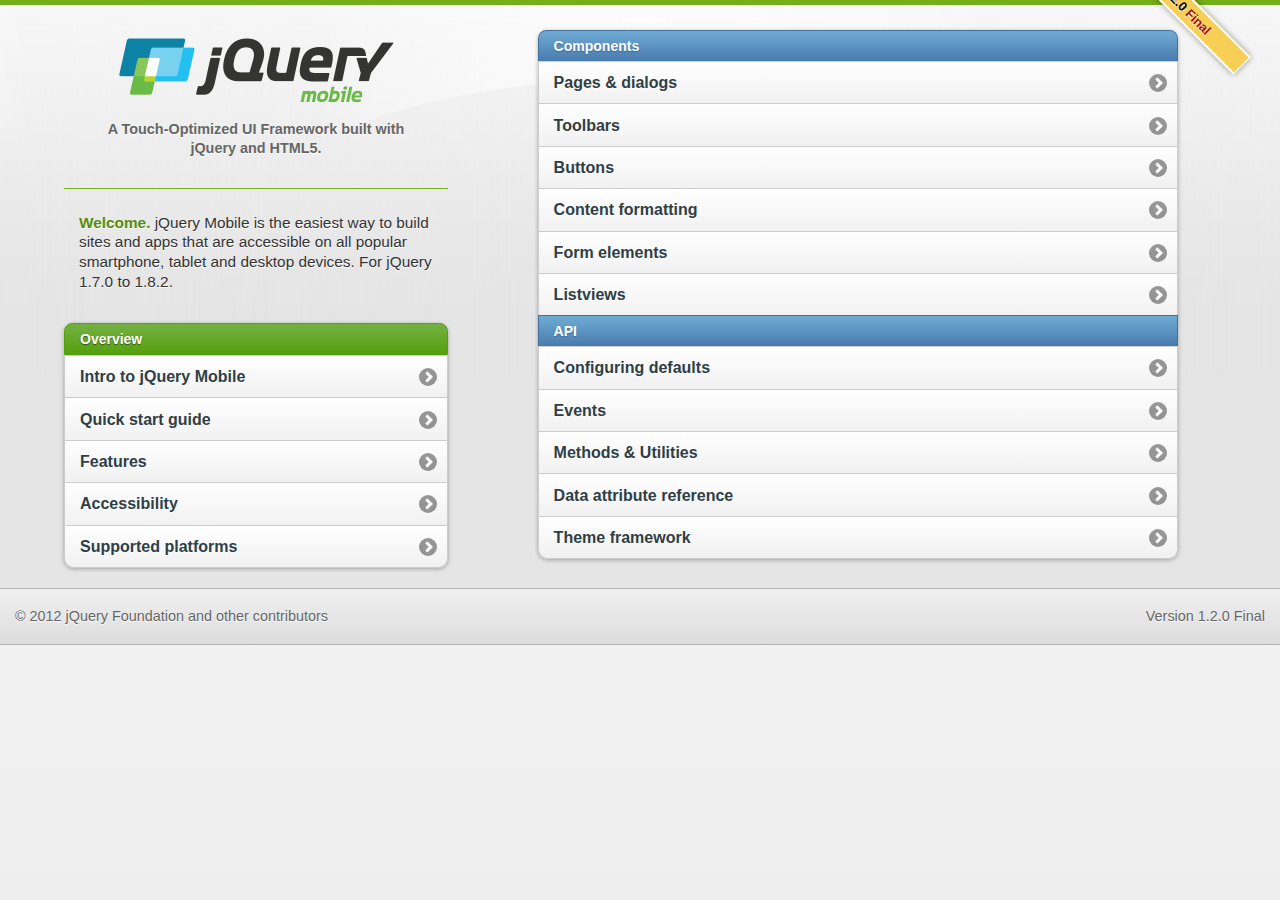
<file: web/media/jqm/index.html>
<!DOCTYPE html>
<html>
    <head>
        <meta charset="utf-8">
        <meta name="viewport" content="width=device-width, initial-scale=1">
        <title>jQuery Mobile: Demos and Documentation</title>
        <link rel="stylesheet"  href="css/themes/default/jquery.mobile-1.2.0.css" />
        <link rel="stylesheet" href="docs/_assets/css/jqm-docs.css" />
        <script src="js/jquery.js"></script>
        <script src="docs/_assets/js/jqm-docs.js"></script>
        <script src="js/jquery.mobile-1.2.0.js"></script>

    </head>
    <body>
        <div data-role="page" class="type-home">
            <div data-role="content">
                <p class="jqm-version"></p>

                <div class="content-secondary">

                    <div id="jqm-homeheader">
                        <h1 id="jqm-logo"><img src="docs/_assets/images/jquery-logo.png" alt="jQuery Mobile Framework" /></h1>
                        <p>A Touch-Optimized UI Framework built with jQuery and HTML5.</p>
                    </div>


                    <p class="intro"><strong>Welcome.</strong> jQuery Mobile is the easiest way to build sites and apps that are accessible on all popular smartphone, tablet and desktop devices. For jQuery 1.7.0 to 1.8.2.</p>

                    <ul data-role="listview" data-inset="true" data-theme="c" data-dividertheme="f">
                        <li data-role="list-divider">Overview</li>
                        <li><a href="docs/about/intro.html">Intro to jQuery Mobile</a></li>
                        <li><a href="docs/about/getting-started.html">Quick start guide</a></li>
                        <li><a href="docs/about/features.html">Features</a></li>
                        <li><a href="docs/about/accessibility.html">Accessibility</a></li>
                        <li><a href="docs/about/platforms.html">Supported platforms</a></li>
                    </ul>

                </div><!--/content-primary-->

                <div class="content-primary">
                    <nav>


                        <ul data-role="listview" data-inset="true" data-theme="c" data-dividertheme="b">
                            <li data-role="list-divider">Components</li>
                            <li><a href="docs/pages/index.html">Pages &amp; dialogs</a></li>
                            <li><a href="docs/toolbars/index.html">Toolbars</a></li>
                            <li><a href="docs/buttons/index.html">Buttons</a></li>
                            <li><a href="docs/content/index.html">Content formatting</a></li>
                            <li><a href="docs/forms/index.html">Form elements</a></li>
                            <li><a href="docs/lists/index.html">Listviews</a></li>

                            <li data-role="list-divider">API</li>
                            <li><a href="docs/api/globalconfig.html">Configuring defaults</a></li>
                            <li><a href="docs/api/events.html">Events</a></li>
                            <li><a href="docs/api/methods.html">Methods &amp; Utilities</a></li>
                            <li><a href="docs/api/data-attributes.html">Data attribute reference</a></li>
                            <li><a href="docs/api/themes.html">Theme framework</a></li>


                        </ul>
                    </nav>
                </div>



            </div>

            <div data-role="footer" class="footer-docs" data-theme="c">
                <p class="jqm-version"></p>
                <p>&copy; 2012 jQuery Foundation and other contributors</p>
            </div>

        </div>
    </body>
</html>
</file>
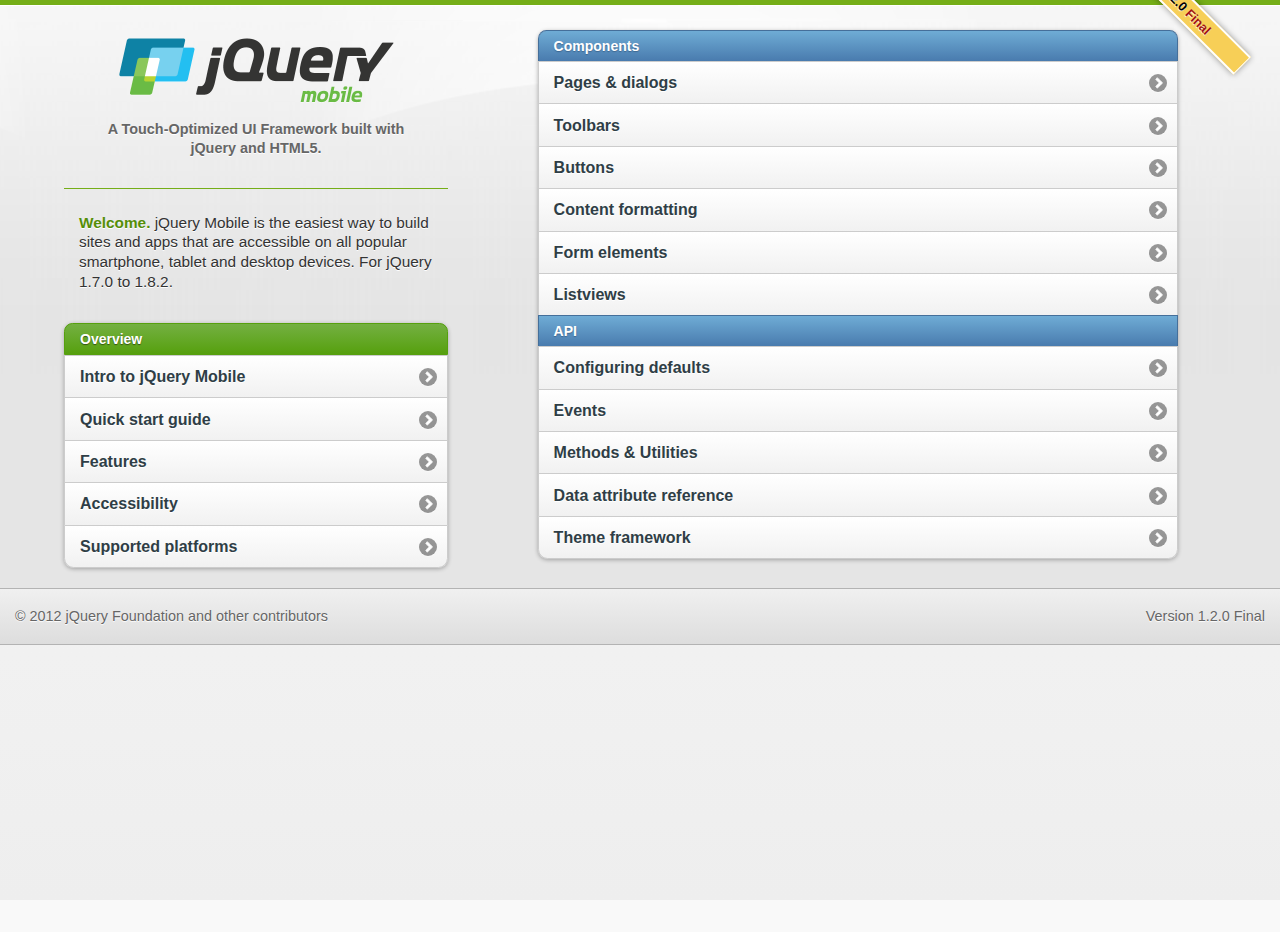
<file: web/media/jqm/docs/index.html>
<!DOCTYPE html>
<html>
    <head>
        <meta charset="utf-8">
        <meta name="viewport" content="width=device-width, initial-scale=1">
        <title>jQuery Mobile: Demos and Documentation</title>
        <link rel="stylesheet"  href="../css/themes/default/jquery.mobile-1.2.0.css" />
        <link rel="stylesheet" href="_assets/css/jqm-docs.css"/>

        <script src="../js/jquery.js"></script>
        <script src="../docs/_assets/js/jqm-docs.js"></script>
        <script src="../js/jquery.mobile-1.2.0.js"></script>
        <!-- Need to get a proper redirect hooked up. Blech. -->
        <meta http-equiv="refresh" content="0;url=../index.html">
    </head> 
    <body> 
        <div data-role="page" class="type-index">

            <div data-role="header" data-theme="f">
                <h1>jQuery Mobile Docs</h1>
                <a href="../index.html" data-icon="home" data-iconpos="notext" class="ui-btn-right">Home</a>
            </div>

            <div data-role="content">   

                <p>Nothing to see here folks.</p>
                <a href="../index.html" data-role="button">View the documentation home page</a>

            </div>

        </div>
    </body>
</html>
</file>
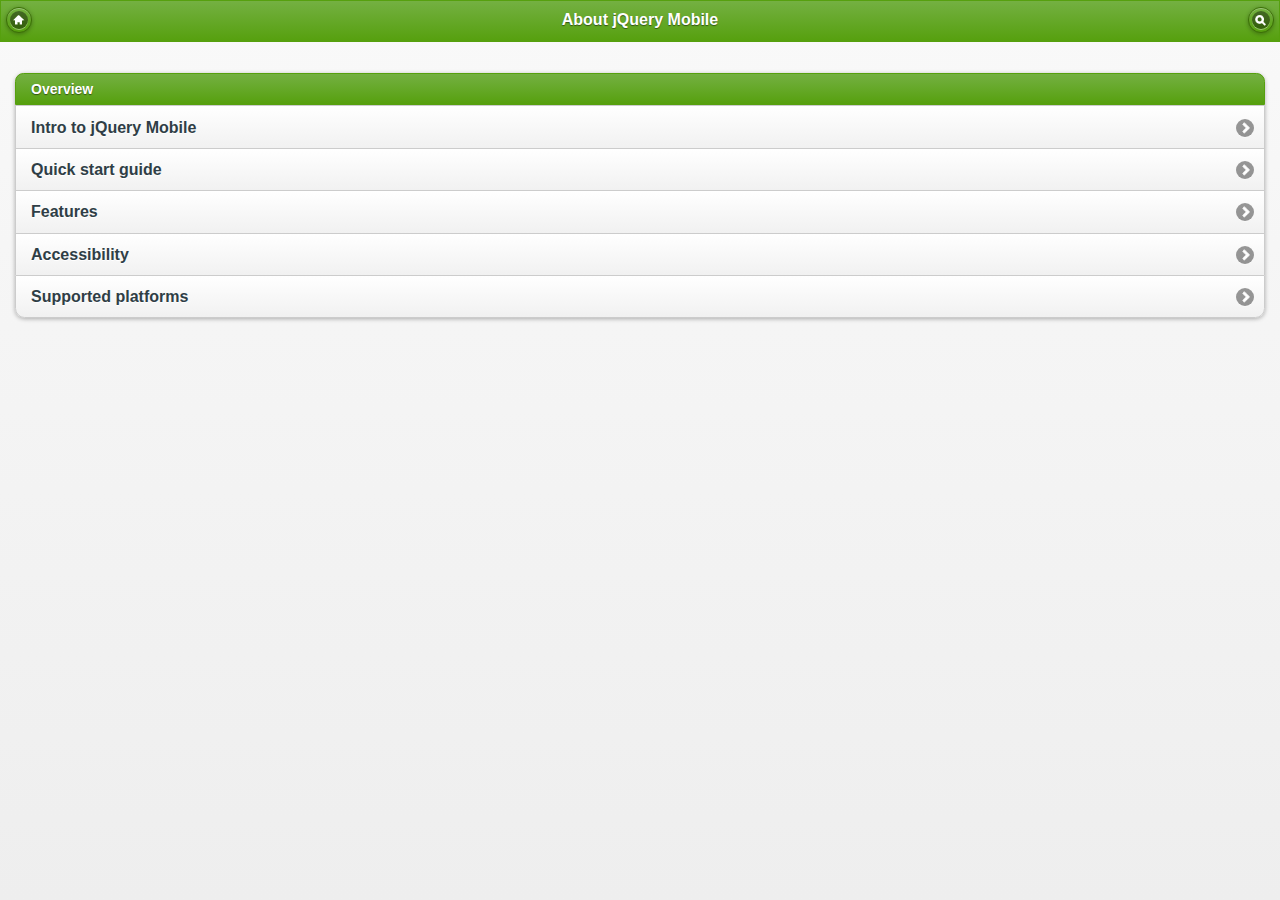
<file: web/media/jqm/docs/about/index.html>
<!DOCTYPE html>
<html>
<head>
	<meta charset="utf-8">
	<meta name="viewport" content="width=device-width, initial-scale=1">
	<title>jQuery UI Mobile Framework - About</title>
	<link rel="stylesheet"  href="../../css/themes/default/jquery.mobile-1.2.0.css" />
	<link rel="stylesheet" href="../_assets/css/jqm-docs.css"/>

	<script src="../../js/jquery.js"></script>
	<script src="../../docs/_assets/js/jqm-docs.js"></script>
	<script src="../../js/jquery.mobile-1.2.0.js"></script>

</head>
<body> 

	<div data-role="page" class="type-index">

<div data-role="header" data-theme="f">
	<h1>About jQuery Mobile</h1>
	<a href="../../" data-icon="home" data-iconpos="notext" data-direction="reverse">Home</a>
		<a href="../nav.html" data-icon="search" data-iconpos="notext" data-rel="dialog" data-transition="fade">Search</a>
</div>

<div data-role="content">
	
	<ul data-role="listview" data-inset="true" data-theme="c" data-dividertheme="f">
		<li data-role="list-divider">Overview</li>
		<li><a href="intro.html">Intro to jQuery Mobile</a></li>
		<li><a href="getting-started.html">Quick start guide</a></li>	
		<li><a href="features.html">Features</a></li>
		<li><a href="accessibility.html">Accessibility</a></li>
		<li><a href="platforms.html">Supported platforms</a></li>
	</ul>

</div>

</div>
</body>
</html>
</file>
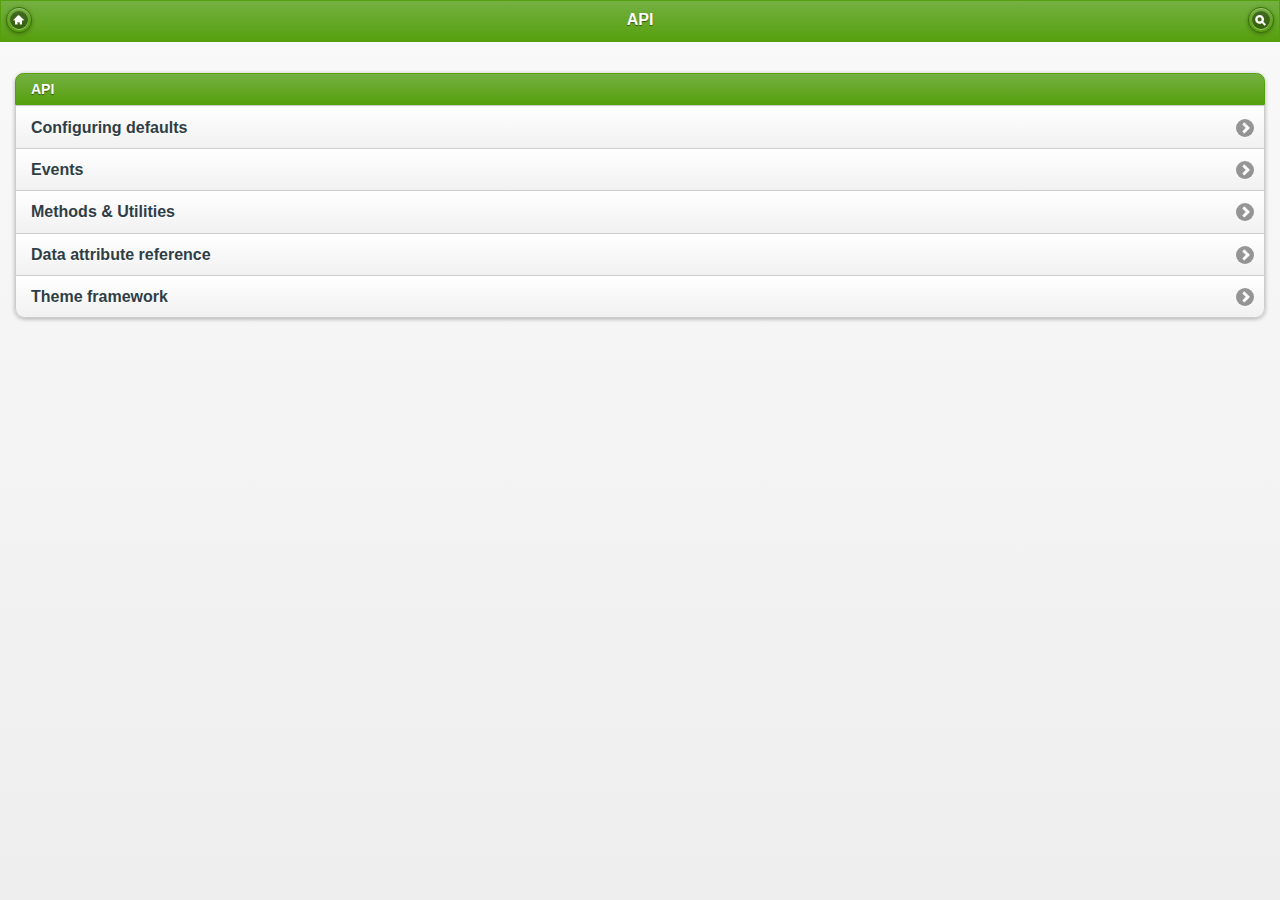
<file: web/media/jqm/docs/api/index.html>
<!DOCTYPE html>
<html>
<head>
	<meta charset="utf-8">
	<meta name="viewport" content="width=device-width, initial-scale=1">
	<title>jQuery UI Mobile Framework - API</title>
	<link rel="stylesheet"  href="../../css/themes/default/jquery.mobile-1.2.0.css" />
	<link rel="stylesheet" href="../_assets/css/jqm-docs.css"/>

	<script src="../../js/jquery.js"></script>
	<script src="../../docs/_assets/js/jqm-docs.js"></script>
	<script src="../../js/jquery.mobile-1.2.0.js"></script>

</head> 
<body> 
<div data-role="page" class="type-index">

<div data-role="header" data-theme="f">
	<h1>API</h1>
	<a href="../../" data-icon="home" data-iconpos="notext" data-direction="reverse">Home</a>
		<a href="../nav.html" data-icon="search" data-iconpos="notext" data-rel="dialog" data-transition="fade">Search</a>
</div>

<div data-role="content">
	
		
		<ul data-role="listview" data-inset="true" data-theme="c" data-dividertheme="f">
			<li data-role="list-divider">API</li>
			<li><a href="globalconfig.html">Configuring defaults</a></li>
			<li><a href="events.html">Events</a></li>
			<li><a href="methods.html">Methods &amp; Utilities</a></li>
			<li><a href="data-attributes.html">Data attribute reference</a></li>
			<li><a href="themes.html">Theme framework</a></li>
		</ul>

</div>

</div>
</body>
</html>
</file>
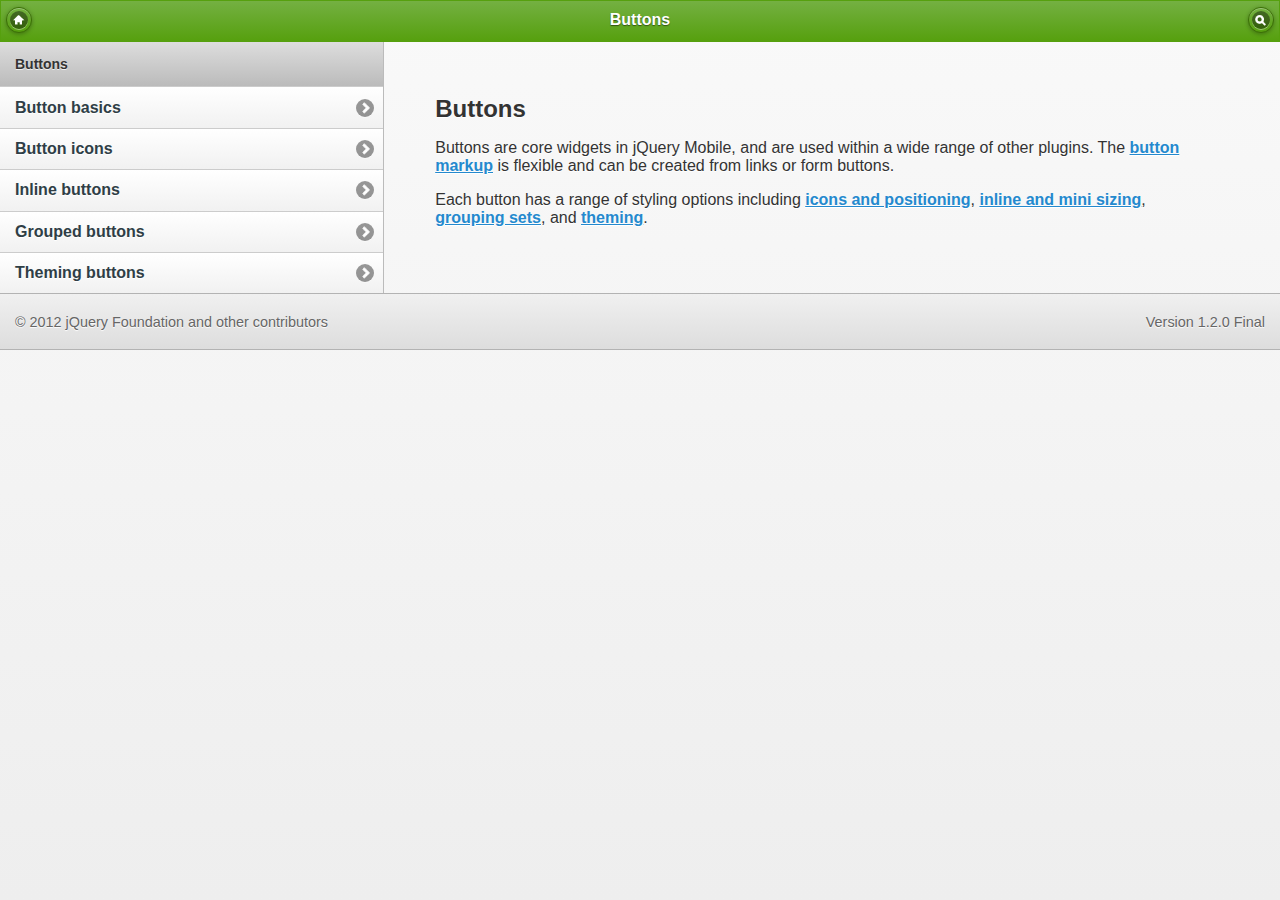
<file: web/media/jqm/docs/buttons/index.html>
<!DOCTYPE html> 
<html>
	<head>
	<meta charset="utf-8">
	<meta name="viewport" content="width=device-width, initial-scale=1"> 
	<title>jQuery Mobile Docs - Buttons</title> 
	<link rel="stylesheet"  href="../../css/themes/default/jquery.mobile-1.2.0.css" />  
	<link rel="stylesheet" href="../_assets/css/jqm-docs.css"/>

	<script src="../../js/jquery.js"></script>
	<script src="../../docs/_assets/js/jqm-docs.js"></script>
	<script src="../../js/jquery.mobile-1.2.0.js"></script>

</head> 
<body> 

	<div data-role="page" class="type-interior">

		<div data-role="header" data-theme="f">
		<h1>Buttons</h1>
		<a href="../../" data-icon="home" data-iconpos="notext" data-direction="reverse">Home</a>
		<a href="../nav.html" data-icon="search" data-iconpos="notext" data-rel="dialog" data-transition="fade">Search</a>
	</div><!-- /header -->

	<div data-role="content">
		<div class="content-primary">
			<h2>Buttons</h2>
			<p>Buttons are core widgets in jQuery Mobile, and are used within a wide range of other plugins. The <a href="buttons-types.html"> button markup</a> is flexible and can be created from links or form buttons.</p>
			<p>Each button has a range of styling options including <a href="buttons-icons.html">icons and positioning</a>, <a href="buttons-inline.html">inline and mini sizing</a>, <a href="buttons-grouped.html">grouping sets</a>, and <a href="buttons-themes.html">theming</a>.</p>
			
      </div>
		<!--/content-primary -->

				<div class="content-secondary">

					<div data-role="collapsible" data-collapsed="true" data-theme="b" data-content-theme="d">

							<h3>In this section</h3>

							<ul data-role="listview" data-theme="c" data-dividertheme="d">
								<li data-role="list-divider">Buttons</li>
								<li><a href="buttons-types.html">Button basics</a></li>
								<li><a href="buttons-icons.html">Button icons</a></li>
								<li><a href="buttons-inline.html">Inline buttons</a></li>
								<li><a href="buttons-grouped.html">Grouped buttons</a></li>
								<li><a href="buttons-themes.html">Theming buttons</a></li>
							</ul>
					</div>
				</div>

			</div><!-- /content -->

			<div data-role="footer" class="footer-docs" data-theme="c">
					<p class="jqm-version"></p>
				<p>&copy; 2012 jQuery Foundation and other contributors</p>
			</div>

			</div><!-- /page -->

</body>
</html>
</file>
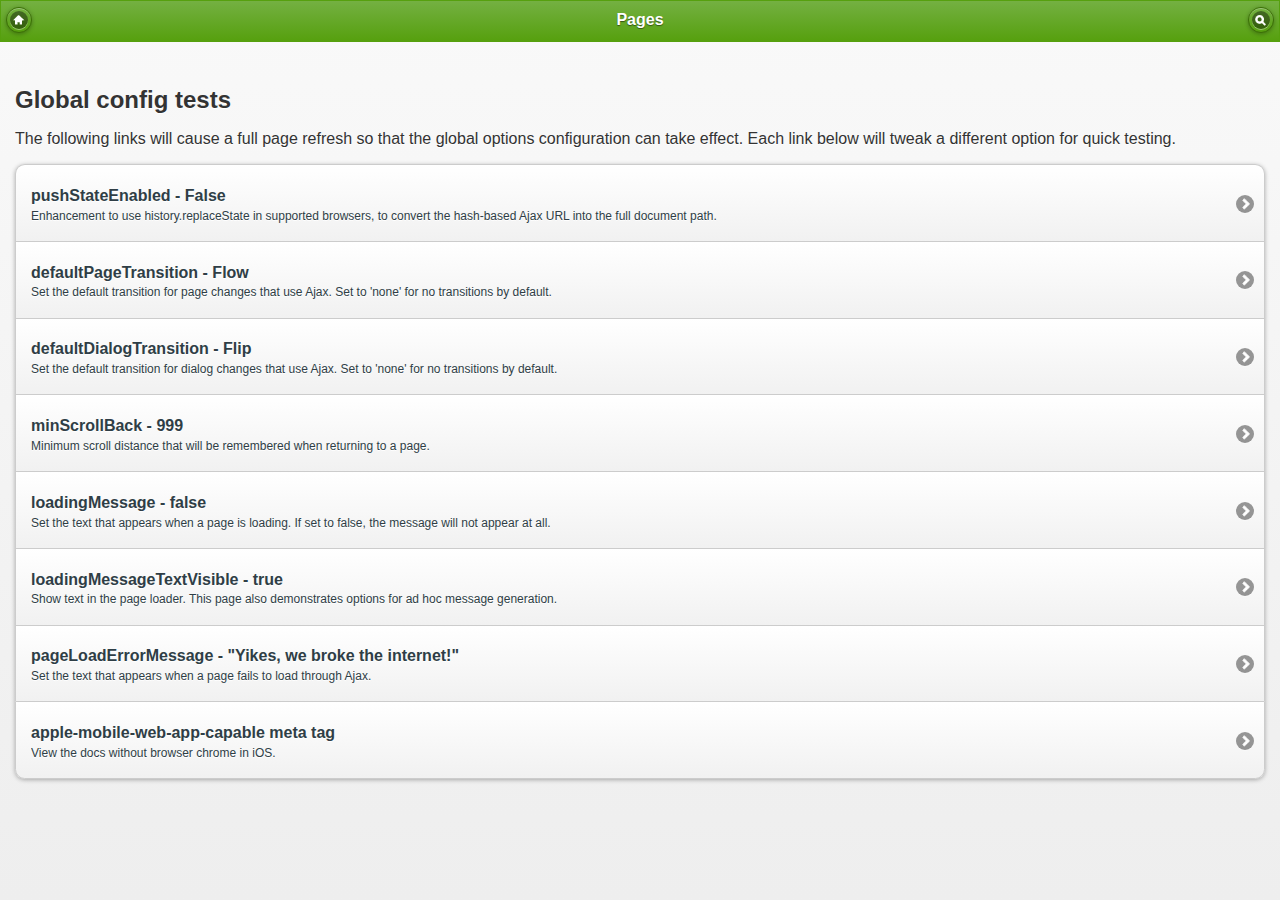
<file: web/media/jqm/docs/config/index.html>
<!DOCTYPE html> 
<html>
	<head>
	<meta charset="utf-8">
	<meta name="viewport" content="width=device-width, initial-scale=1"> 
	<title>jQuery Mobile Docs - Configuration</title> 
	<link rel="stylesheet"  href="../../css/themes/default/jquery.mobile-1.2.0.css" />  
	<link rel="stylesheet" href="../_assets/css/jqm-docs.css"/>

	<script src="../../js/jquery.js"></script>
	<script src="../../docs/_assets/js/jqm-docs.js"></script>
	<script src="../../js/jquery.mobile-1.2.0.js"></script>

</head> 
<body> 

	<div data-role="page" class="type-index">

		<div data-role="header" data-theme="f">
		<h1>Pages</h1>
		<a href="../../" data-icon="home" data-iconpos="notext" data-direction="reverse">Home</a>
		<a href="../nav.html" data-icon="search" data-iconpos="notext" data-rel="dialog" data-transition="fade">Search</a>
	</div><!-- /header -->

	<div data-role="content">
				<h2>Global config tests</h2>
				<p>The following links will cause a full page refresh so that the global options configuration can take effect. Each link below will tweak a different option for quick testing.</p>

			
		<ul data-role="listview" data-inset="true">
			<li>
				<a href="pushState.html" data-ajax="false">
				<h3>pushStateEnabled - False</h3>
				<p>Enhancement to use history.replaceState in supported browsers, to convert the hash-based Ajax URL into the full document path. </p>
				</a>
			</li>
			<li>
				<a href="pageTransition.html" data-ajax="false">
				<h3>defaultPageTransition - Flow</h3>
				<p>Set the default transition for page changes that use Ajax. Set to 'none' for no transitions by default.</p>
				</a>
			</li>
			<li>
				<a href="dialogTransition.html" data-ajax="false">
				<h3>defaultDialogTransition - Flip</h3>
				<p>Set the default transition for dialog changes that use Ajax. Set to 'none' for no transitions by default.</p>
				</a>
			</li>
			<li>
				<a href="minScrollBack.html" data-ajax="false">
				<h3>minScrollBack - 999</h3>
				<p>Minimum scroll distance that will be remembered when returning to a page.</p>
				</a>
			</li>
			<li>
				<a href="loadingMessage.html" data-ajax="false">
				<h3>loadingMessage - false</h3>
				<p>Set the text that appears when a page is loading. If set to false, the message will not appear at all.</p>
				</a>
			</li>
			<li>
				<a href="loadingMessageTextVisible.html" data-ajax="false">
				<h3>loadingMessageTextVisible - true</h3>
				<p>Show text in the page loader.  This page also demonstrates options for ad hoc message generation.</p>
				</a>
			</li>
			<li>
				<a href="pageLoadErrorMessage.html" data-ajax="false">
				<h3>pageLoadErrorMessage - "Yikes, we broke the internet!"</h3>
				<p>Set the text that appears when a page fails to load through Ajax.</p>
				</a>
			</li>
			<li>
				<a href="iOSFullscreen.html" data-ajax="false">
				<h3>apple-mobile-web-app-capable meta tag</h3>
				<p>View the docs without browser chrome in iOS.</p>
				</a>
			</li>
		</ul>
		

		</div><!-- /ui-body wrapper -->	
</div><!-- /page -->

</body>
</html>
</file>
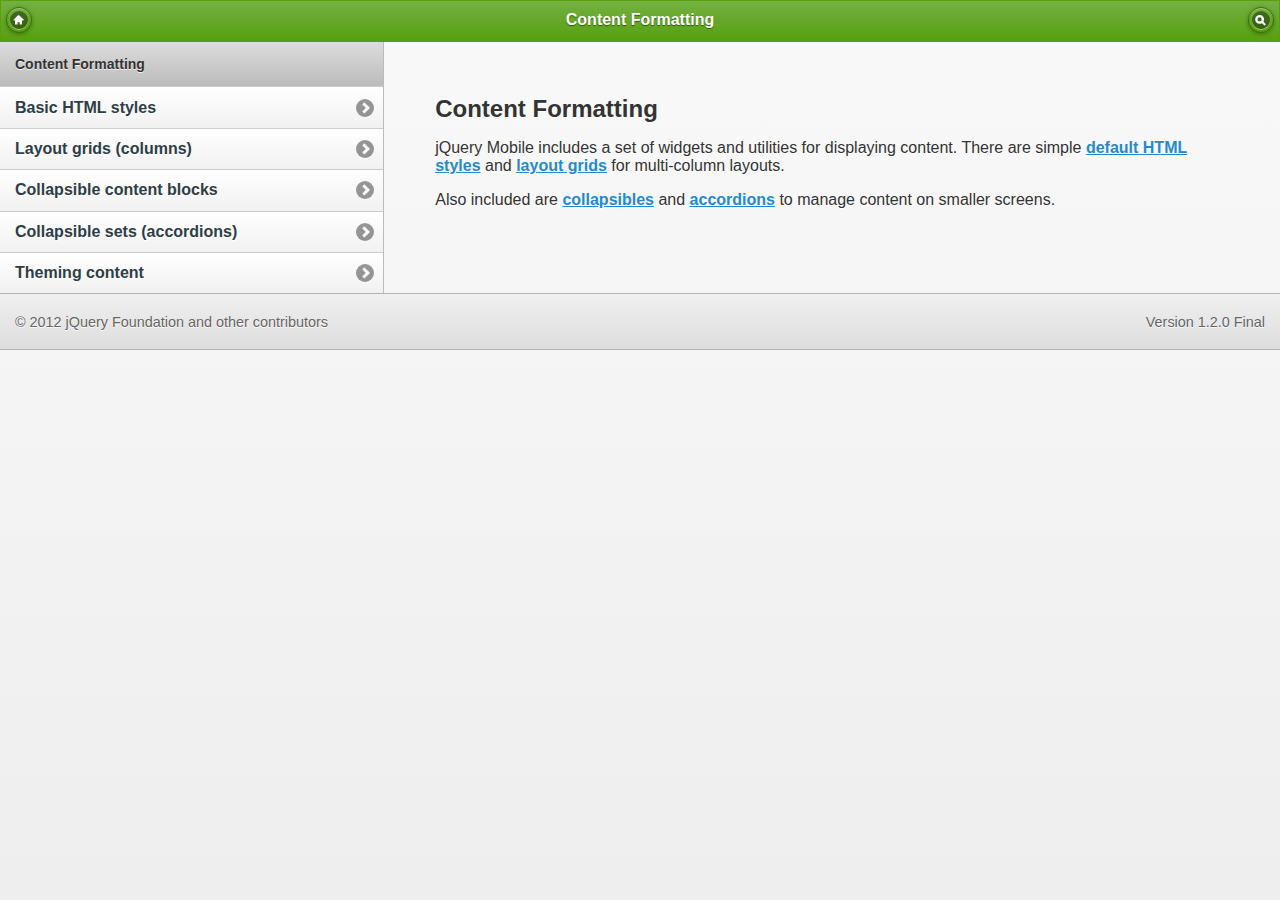
<file: web/media/jqm/docs/content/index.html>
<!DOCTYPE html> 
<html>
	<head>
	<meta charset="utf-8">
	<meta name="viewport" content="width=device-width, initial-scale=1"> 
	<title>jQuery Mobile Docs - Content Formatting</title> 
	<link rel="stylesheet"  href="../../css/themes/default/jquery.mobile-1.2.0.css" />  
	<link rel="stylesheet" href="../_assets/css/jqm-docs.css"/>

	<script src="../../js/jquery.js"></script>
	<script src="../../docs/_assets/js/jqm-docs.js"></script>
	<script src="../../js/jquery.mobile-1.2.0.js"></script>

</head> 
<body> 

	<div data-role="page" class="type-interior">

		<div data-role="header" data-theme="f">
		<h1>Content Formatting</h1>
		<a href="../../" data-icon="home" data-iconpos="notext" data-direction="reverse">Home</a>
		<a href="../nav.html" data-icon="search" data-iconpos="notext" data-rel="dialog" data-transition="fade">Search</a>
	</div><!-- /header -->

	<div data-role="content">
		<div class="content-primary">
			<h2>Content Formatting</h2>
			<p>jQuery Mobile includes a set of widgets and utilities for displaying content. There are simple <a href="content-html.html"> default HTML styles</a> and <a href="content-grids.html">layout grids</a> for multi-column layouts.</p>
			<p>Also included are <a href="content-collapsible.html">collapsibles</a> and <a href="content-collapsible-set.html">accordions</a> to manage content on smaller screens. </p>
      </div>
		<!--/content-primary -->

				<div class="content-secondary">

					<div data-role="collapsible" data-collapsed="true" data-theme="b" data-content-theme="d">

							<h3>In this section</h3>

							<ul data-role="listview" data-theme="c" data-dividertheme="d">
								<li data-role="list-divider">Content Formatting</li>
								<li><a href="content-html.html">Basic HTML styles</a></li>
								<li><a href="content-grids.html">Layout grids (columns)</a></li>
								<li><a href="content-collapsible.html">Collapsible content blocks</a></li>
								<li><a href="content-collapsible-set.html">Collapsible sets (accordions)</a></li>
								<li><a href="content-themes.html">Theming content</a></li>
							</ul>
					</div>
				</div>

			</div><!-- /content -->

			<div data-role="footer" class="footer-docs" data-theme="c">
					<p class="jqm-version"></p>
				<p>&copy; 2012 jQuery Foundation and other contributors</p>
			</div>

			</div><!-- /page -->

</body>
</html>
</file>
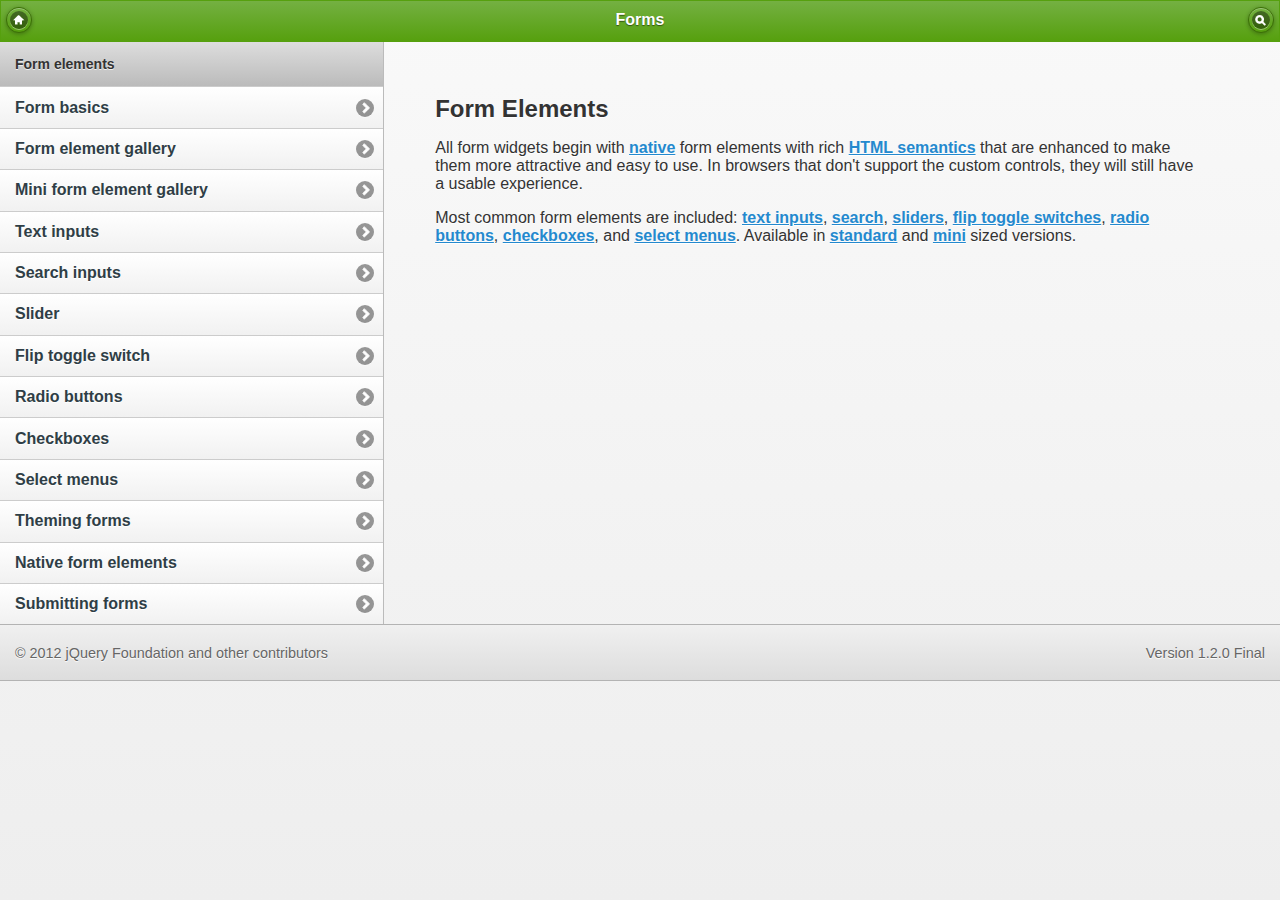
<file: web/media/jqm/docs/forms/index.html>
<!DOCTYPE html> 
<html>
	<head>
	<meta charset="utf-8">
	<meta name="viewport" content="width=device-width, initial-scale=1"> 
	<title>jQuery Mobile Docs - Forms</title> 
	<link rel="stylesheet"  href="../../css/themes/default/jquery.mobile-1.2.0.css" />  
	<link rel="stylesheet" href="../_assets/css/jqm-docs.css"/>

	<script src="../../js/jquery.js"></script>
	<script src="../../docs/_assets/js/jqm-docs.js"></script>
	<script src="../../js/jquery.mobile-1.2.0.js"></script>

</head> 
<body> 

	<div data-role="page" class="type-interior">

		<div data-role="header" data-theme="f">
		<h1>Forms</h1>
		<a href="../../" data-icon="home" data-iconpos="notext" data-direction="reverse">Home</a>
		<a href="../nav.html" data-icon="search" data-iconpos="notext" data-rel="dialog" data-transition="fade">Search</a>
	</div><!-- /header -->

	<div data-role="content">
		<div class="content-primary">
			<h2>Form Elements</h2>
			<p>All form widgets begin with <a href="forms-all-native.html">native</a> form elements with rich  <a href="docs-forms.html">HTML semantics</a> that are enhanced to make them more attractive and easy to use. In browsers that don't support the custom controls, they will still have a usable experience.</p>
			<p>Most common form elements are included: <a href="textinputs/">text inputs</a>, <a href="search/">search</a>, <a href="slider/">sliders</a>, <a href="switch/">flip toggle switches</a>, <a href="radiobuttons/">radio buttons</a>, <a href="checkboxes/">checkboxes</a>, and <a href="selects/">select menus</a>. Available in <a href="forms-all.html">standard</a> and <a href="forms-all-mini.html">mini</a> sized versions.</p>
      </div>
		<!--/content-primary -->

				<div class="content-secondary">

					<div data-role="collapsible" data-collapsed="true" data-theme="b" data-content-theme="d">

							<h3>In this section</h3>

							<ul data-role="listview" data-theme="c" data-dividertheme="d">
								<li data-role="list-divider">Form elements</li>
								<li><a href="docs-forms.html">Form basics</a></li>
								<li><a href="forms-all.html">Form element gallery</a></li>
								<li><a href="forms-all-mini.html">Mini form element gallery</a></li>
								<li><a href="textinputs/">Text inputs</a></li>
								<li><a href="search/">Search inputs</a></li>
								<li><a href="slider/">Slider</a></li>
								<li><a href="switch/">Flip toggle switch</a></li>
								<li><a href="radiobuttons/">Radio buttons</a></li>
								<li><a href="checkboxes/">Checkboxes</a></li>
								<li><a href="selects/">Select menus</a></li>
								<li><a href="forms-themes.html">Theming forms</a></li>
								<li><a href="forms-all-native.html">Native form elements</a></li>
								<li><a href="forms-sample.html">Submitting forms</a></li>
							</ul>
					</div>
				</div>

			</div><!-- /content -->

			<div data-role="footer" class="footer-docs" data-theme="c">
					<p class="jqm-version"></p>
				<p>&copy; 2012 jQuery Foundation and other contributors</p>
			</div>

			</div><!-- /page -->

</body>
</html>
</file>
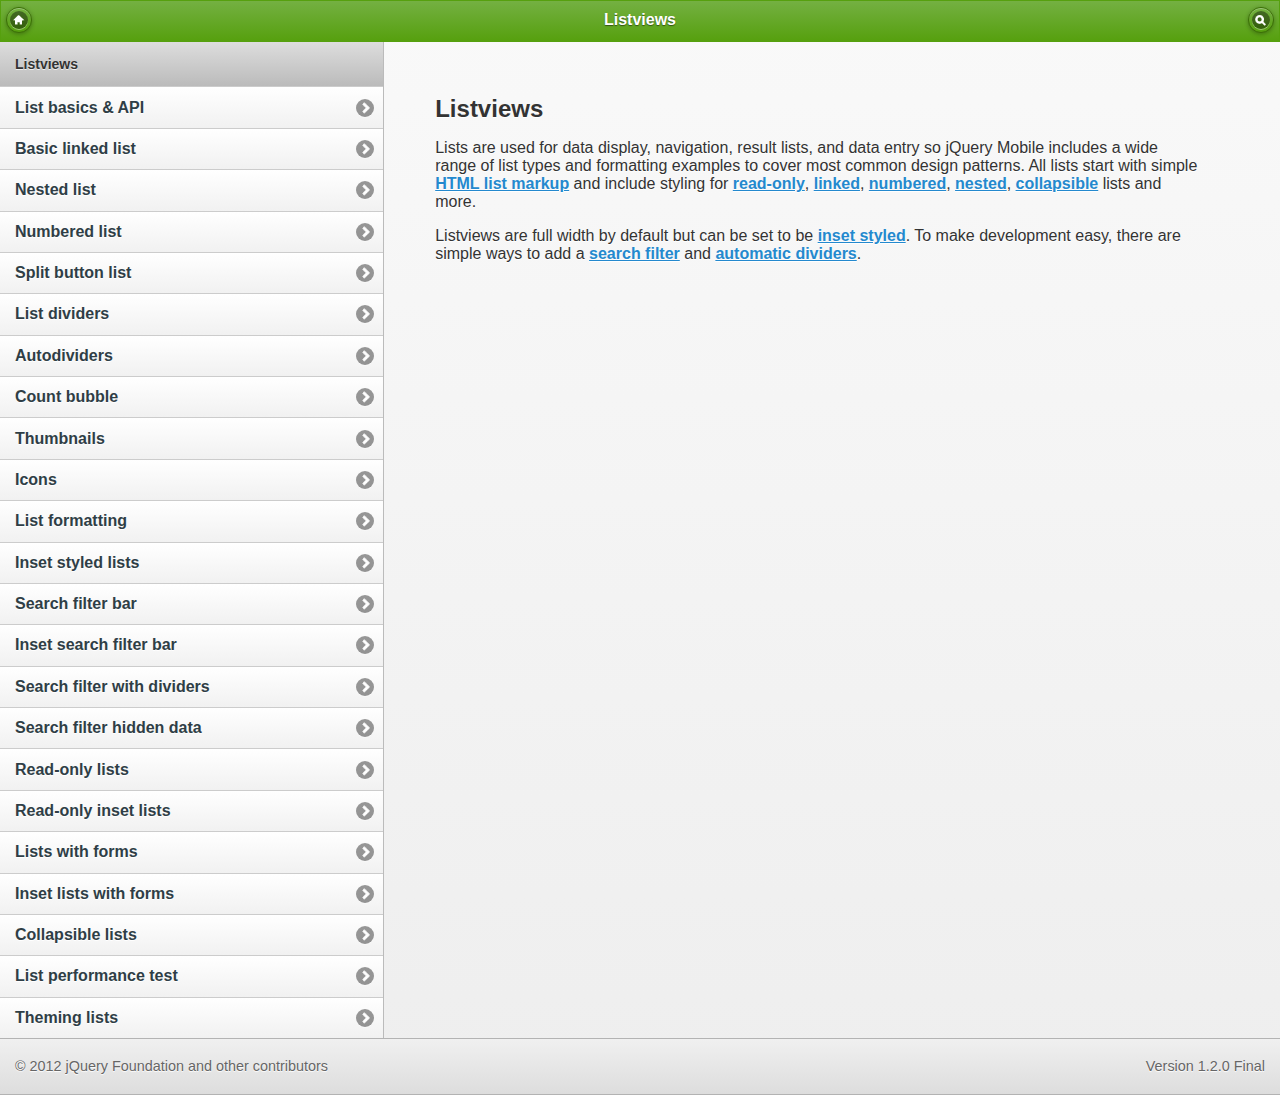
<file: web/media/jqm/docs/lists/index.html>
<!DOCTYPE html> 
<html>
	<head>
	<meta charset="utf-8">
	<meta name="viewport" content="width=device-width, initial-scale=1"> 
	<title>jQuery Mobile Docs - Listviews</title> 
	<link rel="stylesheet"  href="../../css/themes/default/jquery.mobile-1.2.0.css" />  
	<link rel="stylesheet" href="../_assets/css/jqm-docs.css"/>

	<script src="../../js/jquery.js"></script>
	<script src="../../docs/_assets/js/jqm-docs.js"></script>
	<script src="../../js/jquery.mobile-1.2.0.js"></script>

</head> 
<body> 

	<div data-role="page" class="type-interior">

		<div data-role="header" data-theme="f">
		<h1>Listviews</h1>
		<a href="../../" data-icon="home" data-iconpos="notext" data-direction="reverse">Home</a>
		<a href="../nav.html" data-icon="search" data-iconpos="notext" data-rel="dialog" data-transition="fade">Search</a>
	</div><!-- /header -->

	<div data-role="content">
		<div class="content-primary">
			<h2>Listviews</h2>
			<p>Lists are used for data display, navigation, result lists, and data entry so jQuery Mobile includes a wide range of list types and formatting examples to cover most common design patterns. All lists start with simple <a href="docs-lists.html">HTML list markup</a> and include styling for <a href="lists-readonly.html">read-only</a>, <a href="lists-all-full.html">linked</a>, <a href="lists-ol.html">numbered</a>, <a href="lists-nested.html">nested</a>, <a href="lists-collapsible.html">collapsible</a> lists and more.</p>
			<p>Listviews are full width by default but can be set to be <a href="lists-inset.html">inset styled</a>. To make development easy, there are simple ways to add a <a href="lists-search.html">search filter</a> and <a href="lists-autodividers.html">automatic dividers</a>.</p>
      </div>
		<!--/content-primary -->

				<div class="content-secondary">

					<div data-role="collapsible" data-collapsed="true" data-theme="b" data-content-theme="d">

							<h3>In this section</h3>

							<ul data-role="listview" data-theme="c" data-dividertheme="d">
								<li data-role="list-divider">Listviews</li>
								<li><a href="docs-lists.html">List basics &amp; API</a></li>
								<li><a href="lists-ul.html">Basic linked list</a></li>
								<li><a href="lists-nested.html">Nested list</a></li>
								<li><a href="lists-ol.html">Numbered list</a></li>

								<li><a href="lists-split.html">Split button list</a></li>	
								<li><a href="lists-divider.html">List dividers</a></li>
								<li><a href="lists-autodividers.html">Autodividers</a></li>
								<li><a href="lists-count.html">Count bubble</a></li>
								<li><a href="lists-thumbnails.html">Thumbnails</a></li>
								<li><a href="lists-icons.html">Icons</a></li>
								<li><a href="lists-formatting.html">List formatting</a></li>
								<li><a href="lists-inset.html">Inset styled lists</a></li>

								<li><a href="lists-search.html">Search filter bar</a></li>
								<li><a href="lists-search-inset.html">Inset search filter bar</a></li>
								<li><a href="lists-search-with-dividers.html">Search filter with dividers</a></li>
								<li><a href="lists-search-filtertext.html">Search filter hidden data</a></li>

								<li><a href="lists-readonly.html">Read-only lists</a></li>
								<li><a href="lists-readonly-inset.html">Read-only inset lists</a></li>
								<li><a href="lists-forms.html">Lists with forms</a></li>
								<li><a href="lists-forms-inset.html">Inset lists with forms</a></li>

								<li><a href="lists-collapsible.html">Collapsible lists</a></li>

								<li><a href="lists-performance.html">List performance test</a></li>
								<li><a href="lists-themes.html">Theming lists</a></li>
							</ul>
					</div>
				</div>

			</div><!-- /content -->

			<div data-role="footer" class="footer-docs" data-theme="c">
					<p class="jqm-version"></p>
				<p>&copy; 2012 jQuery Foundation and other contributors</p>
			</div>

			</div><!-- /page -->

</body>
</html>
</file>
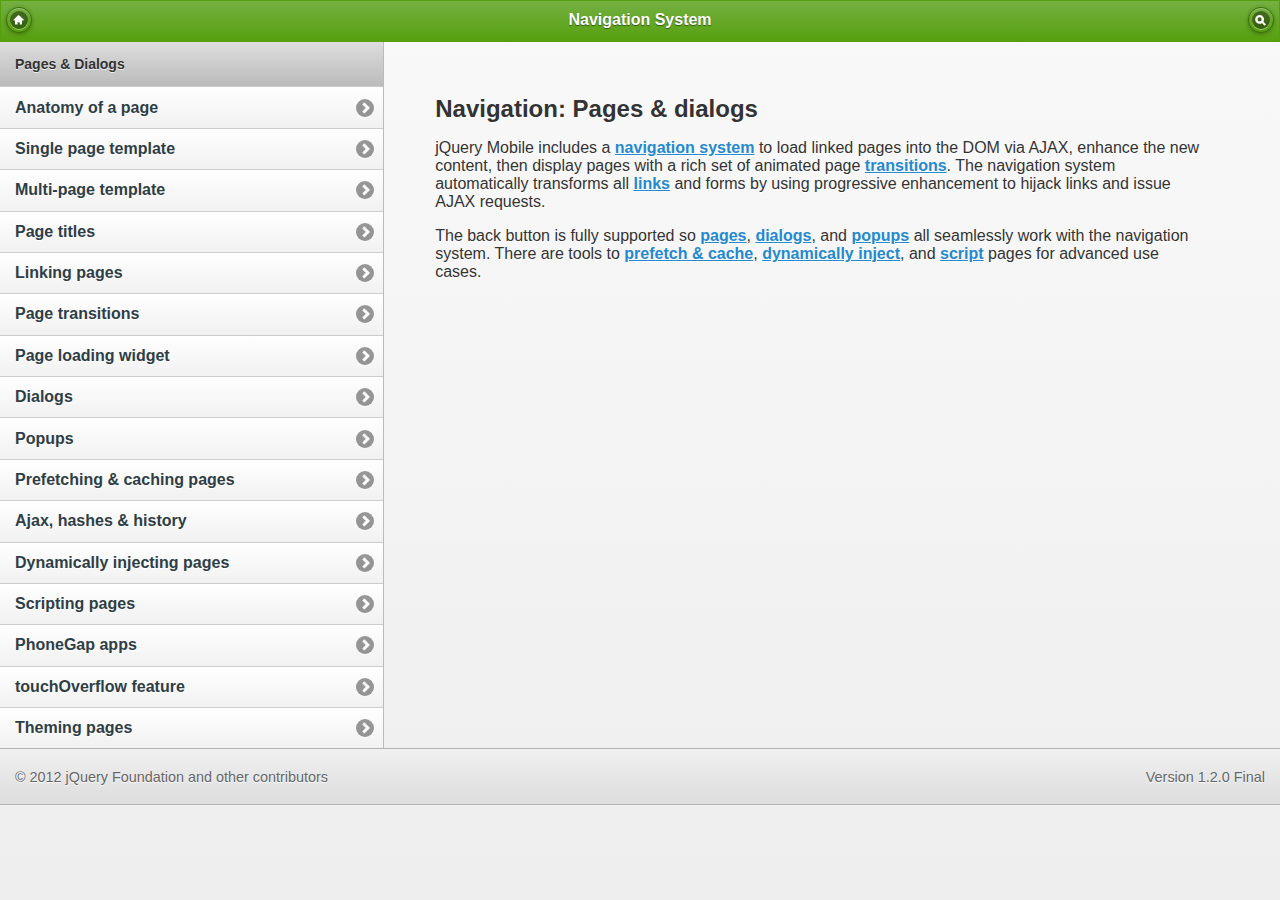
<file: web/media/jqm/docs/pages/index.html>
<!DOCTYPE html> 
<html>
	<head>
	<meta charset="utf-8">
	<meta name="viewport" content="width=device-width, initial-scale=1"> 
	<title>jQuery Mobile Docs - Pages</title> 
	<link rel="stylesheet"  href="../../css/themes/default/jquery.mobile-1.2.0.css" />  
	<link rel="stylesheet" href="../_assets/css/jqm-docs.css"/>

	<script src="../../js/jquery.js"></script>
	<script src="../../docs/_assets/js/jqm-docs.js"></script>
	<script src="../../js/jquery.mobile-1.2.0.js"></script>

</head> 
<body> 

	<div data-role="page" class="type-interior">

		<div data-role="header" data-theme="f">
		<h1>Navigation System</h1>
		<a href="../../" data-icon="home" data-iconpos="notext" data-direction="reverse">Home</a>
		<a href="../nav.html" data-icon="search" data-iconpos="notext" data-rel="dialog" data-transition="fade">Search</a>
	</div><!-- /header -->

	<div data-role="content">
		<div class="content-primary">
			<h2>Navigation: Pages &amp; dialogs</h2>
			<p>jQuery Mobile includes a <a href="page-navmodel.html">navigation system</a> to load linked pages into the DOM via AJAX, enhance the new content, then display pages with a rich set of animated page <a href="page-transitions.html">transitions</a>. The navigation system automatically transforms all <a href="page-links.html">links</a> and forms by using progressive enhancement to hijack links and issue AJAX requests. </p>
			<p>The back button is fully supported so <a href="page-anatomy.html">pages</a>, <a href="dialog/index.html">dialogs</a>, and <a href="popup/index.html">popups</a> all seamlessly work with the navigation system. There are tools to <a href="page-cache.html">prefetch &amp; cache</a>, <a href="page-dynamic.html">dynamically inject</a>, and <a href="page-scripting.html">script</a> pages for advanced use cases.</p>
      </div>
		<!--/content-primary -->

				<div class="content-secondary">

					<div data-role="collapsible" data-collapsed="true" data-theme="b" data-content-theme="d">

							<h3>In this section</h3>

							<ul data-role="listview" data-theme="c" data-dividertheme="d">

								<li data-role="list-divider">Pages &amp; Dialogs</li>
								<li><a href="page-anatomy.html">Anatomy of a page</a></li>
								<li><a href="page-template.html" data-ajax="false">Single page template</a></li>
								<li><a href="multipage-template.html" data-ajax="false">Multi-page template</a></li>
								<li><a href="page-titles.html">Page titles</a></li>
								<li><a href="page-links.html">Linking pages</a></li>
								<li><a href="page-transitions.html">Page transitions</a></li>
								<li><a href="loader.html">Page loading widget</a></li>
								<li><a href="dialog/index.html">Dialogs</a></li>
								<li><a href="popup/index.html">Popups</a></li>
								<li><a href="page-cache.html">Prefetching &amp; caching pages</a></li>
								<li><a href="page-navmodel.html">Ajax, hashes &amp; history</a></li>
								<li><a href="page-dynamic.html">Dynamically injecting pages</a></li>
								<li><a href="page-scripting.html">Scripting pages</a></li>
								<li><a href="phonegap.html">PhoneGap apps</a></li>
								<li><a href="touchoverflow.html">touchOverflow feature</a></li>
								<li><a href="pages-themes.html">Theming pages</a></li>
							</ul>
					</div>
				</div>

			</div><!-- /content -->

			<div data-role="footer" class="footer-docs" data-theme="c">
					<p class="jqm-version"></p>
				<p>&copy; 2012 jQuery Foundation and other contributors</p>
			</div>

			</div><!-- /page -->

</body>
</html>
</file>
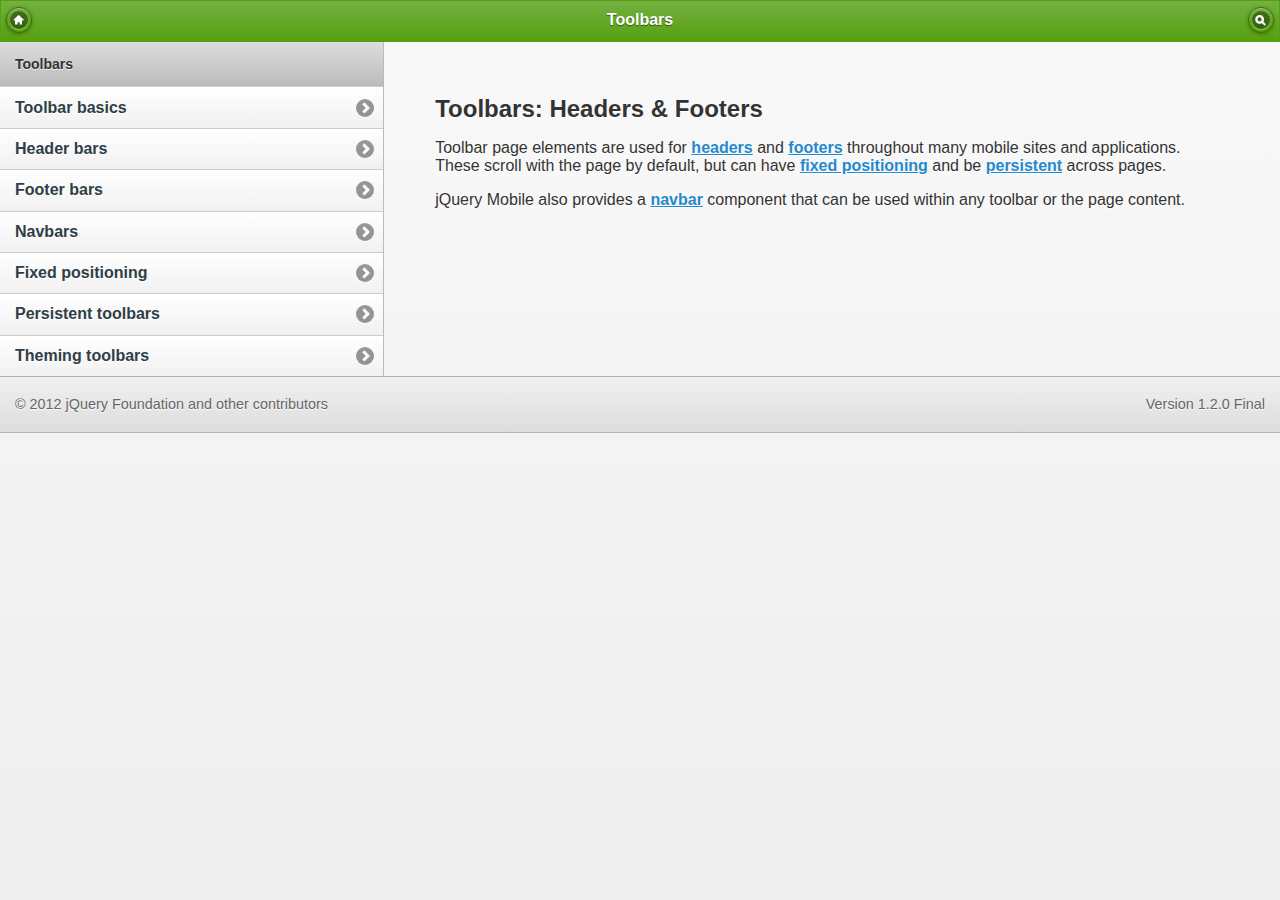
<file: web/media/jqm/docs/toolbars/index.html>
<!DOCTYPE html> 
<html>
	<head>
	<meta charset="utf-8">
	<meta name="viewport" content="width=device-width, initial-scale=1"> 
	<title>jQuery Mobile Docs - Toolbars</title> 
	<link rel="stylesheet"  href="../../css/themes/default/jquery.mobile-1.2.0.css" />  
	<link rel="stylesheet" href="../_assets/css/jqm-docs.css"/>

	<script src="../../js/jquery.js"></script>
	<script src="../../docs/_assets/js/jqm-docs.js"></script>
	<script src="../../js/jquery.mobile-1.2.0.js"></script>

</head> 
<body> 

	<div data-role="page" class="type-interior">

		<div data-role="header" data-theme="f">
		<h1>Toolbars</h1>
		<a href="../../" data-icon="home" data-iconpos="notext" data-direction="reverse">Home</a>
		<a href="../nav.html" data-icon="search" data-iconpos="notext" data-rel="dialog" data-transition="fade">Search</a>
	</div><!-- /header -->

	<div data-role="content">
		<div class="content-primary">
			<h2>Toolbars: Headers &amp; Footers</h2>
			<p>Toolbar page elements are used for <a href="docs-headers.html">headers</a> and <a href="docs-footers.html">footers</a> throughout many mobile sites and applications. These scroll with the page by default, but can have <a href="bars-fixed.html">fixed positioning</a> and be <a href="footer-persist-a.html">persistent</a> across pages.</p>
			<p>jQuery Mobile also provides a <a href="docs-navbar.html">navbar</a> component that can be used within any toolbar or the page content.</p>
      </div>
		<!--/content-primary -->

				<div class="content-secondary">

					<div data-role="collapsible" data-collapsed="true" data-theme="b" data-content-theme="d">

							<h3>In this section</h3>

							<ul data-role="listview" data-theme="c" data-dividertheme="d">
								<li data-role="list-divider">Toolbars</li>
								<li><a href="docs-bars.html">Toolbar basics</a></li>
								<li><a href="docs-headers.html">Header bars</a></li>
								<li><a href="docs-footers.html">Footer bars</a></li>
								<li><a href="docs-navbar.html">Navbars</a></li>
								<li><a href="bars-fixed.html">Fixed positioning</a></li>
								<li><a href="footer-persist-a.html">Persistent toolbars</a></li>
								<li><a href="bars-themes.html">Theming toolbars</a></li>
								<!--<li><a href="api-bars.html">API documentation</a></li>-->
							</ul>
					</div>
				</div>

			</div><!-- /content -->

			<div data-role="footer" class="footer-docs" data-theme="c">
					<p class="jqm-version"></p>
				<p>&copy; 2012 jQuery Foundation and other contributors</p>
			</div>

			</div><!-- /page -->

</body>
</html>
</file>
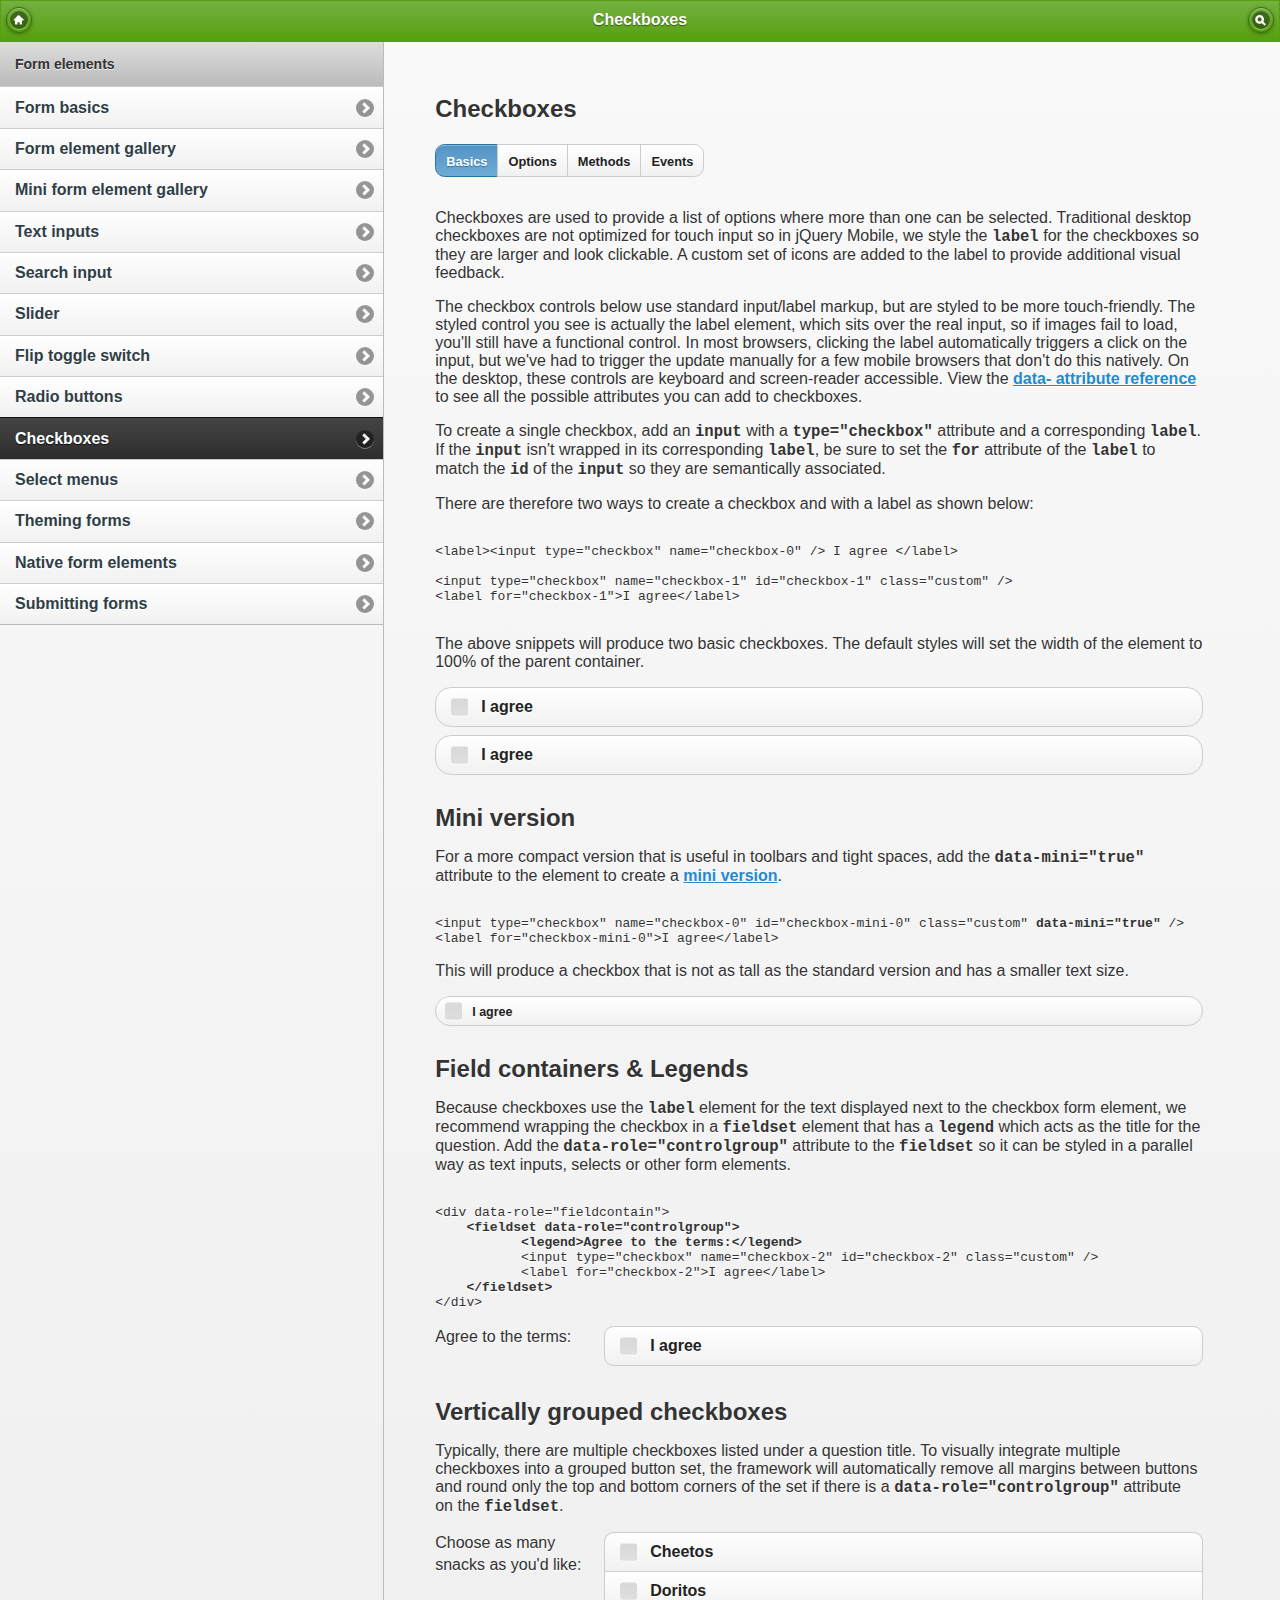
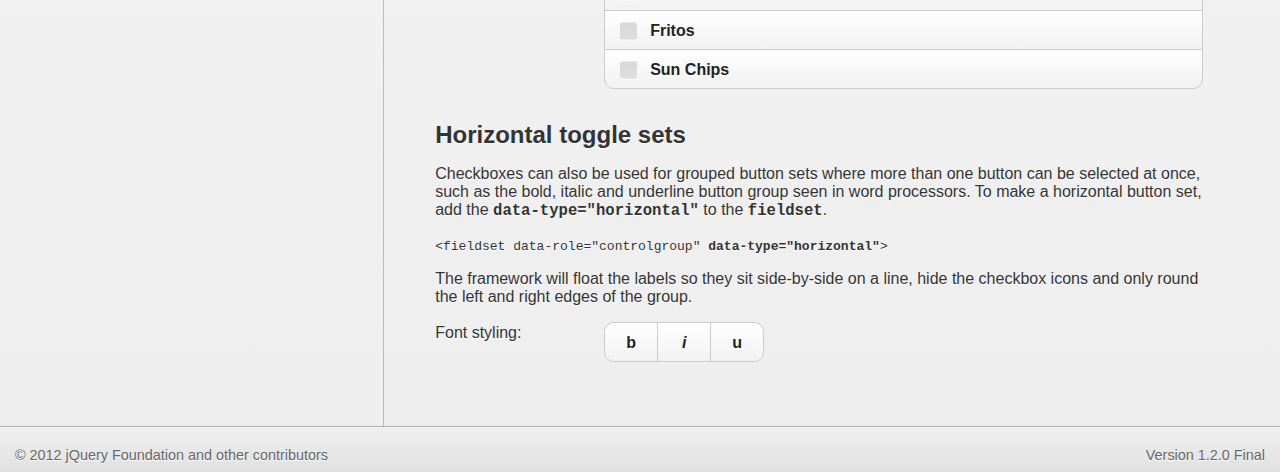
<file: web/media/jqm/docs/forms/checkboxes/index.html>
<!DOCTYPE html> 
<html>
	<head>
	<meta charset="utf-8">
	<meta name="viewport" content="width=device-width, initial-scale=1"> 
	<title>jQuery Mobile Docs - Checkboxes</title> 
	<link rel="stylesheet"  href="../../../css/themes/default/jquery.mobile-1.2.0.css" />
	<link rel="stylesheet" href="../../_assets/css/jqm-docs.css"/>
	<script src="../../../js/jquery.js"></script>
	<script src="../../../docs/_assets/js/jqm-docs.js"></script>
	<script src="../../../js/jquery.mobile-1.2.0.js"></script>

</head> 
<body> 

	<div data-role="page" class="type-interior">

		<div data-role="header" data-theme="f">
		<h1>Checkboxes</h1>
		<a href="../../../" data-icon="home" data-iconpos="notext" data-direction="reverse">Home</a>
		<a href="../../nav.html" data-icon="search" data-iconpos="notext" data-rel="dialog" data-transition="fade">Search</a>
	</div><!-- /header -->

	<div data-role="content">
		<div class="content-primary">
		
		<form action="#" method="get">

		<h2>Checkboxes</h2>

    <ul data-role="controlgroup" data-type="horizontal" class="localnav">
      <li><a href="index.html" data-role="button" data-transition="fade" class="ui-btn-active">Basics</a></li>
      <li><a href="options.html" data-role="button" data-transition="fade">Options</a></li>
      <li><a href="methods.html" data-role="button" data-transition="fade">Methods</a></li>
      <li><a href="events.html" data-role="button" data-transition="fade">Events</a></li>
    </ul>

		<p>Checkboxes are used to provide a list of options where more than one can be selected. Traditional desktop checkboxes are not optimized for touch input so in jQuery Mobile, we style the <code>label</code> for the checkboxes so they are larger and look clickable. A custom set of icons are added to the label to provide additional visual feedback.</p>
		
		<p>The checkbox controls below use standard input/label markup, but are styled to be more touch-friendly. The styled control you see is actually the label element, which sits over the real input, so if images fail to load, you'll still have a functional control. In most browsers, clicking the label automatically triggers a click on the input, but we've had to trigger the update manually for a few mobile browsers that don't do this natively. On the desktop, these controls are keyboard and screen-reader accessible. View the <a href="../../api/data-attributes.html">data- attribute reference</a> to see all the possible attributes you can add to checkboxes.</p>

		<p>To create a single checkbox, add an <code>input</code> with a <code>type="checkbox"</code> attribute and a corresponding <code>label</code>. If the <code>input</code> isn't wrapped in its corresponding <code>label</code>, be sure to set the <code>for</code> attribute of the <code>label</code> to match the <code>id</code> of the <code>input</code> so they are semantically associated.</p>
		<p>There are therefore two ways to create a checkbox and with a label as shown below:</p>
		
		<pre><code>	
&lt;label&gt;&lt;input type=&quot;checkbox&quot; name=&quot;checkbox-0&quot; /&gt; I agree &lt;/label&gt;
			
&lt;input type=&quot;checkbox&quot; name=&quot;checkbox-1&quot; id=&quot;checkbox-1&quot; class=&quot;custom&quot; /&gt;
&lt;label for=&quot;checkbox-1&quot;&gt;I agree&lt;/label&gt;
		</code></pre>
				
		<p>The above snippets will produce two basic checkboxes. The default styles will set the width of the element to 100% of the parent container.</p>
					
		<label> <input type="checkbox" name="checkbox-0 "/> I agree</label>
		
		<input type="checkbox" name="checkbox-1" id="checkbox-1" class="custom" />
		<label for="checkbox-1">I agree</label>
		
		
		<h2>Mini version</h2>

		<p>For a more compact version that is useful in toolbars and tight spaces, add the <code>data-mini="true"</code> attribute to the element to create a <a href="../forms-all-mini.html">mini version</a>. </p>

<pre><code>	
&lt;input type=&quot;checkbox&quot; name=&quot;checkbox-0&quot; id=&quot;checkbox-mini-0&quot; class=&quot;custom&quot; <strong>data-mini=&quot;true&quot;</strong> /&gt;
&lt;label for=&quot;checkbox-mini-0&quot;&gt;I agree&lt;/label&gt;
</code></pre>
		
		<p>This will produce a checkbox that is not as tall as the standard version and has a smaller text size.</p>
		<input type="checkbox" name="checkbox-mini-0" id="checkbox-mini-0" class="custom" data-mini="true" />
		<label for="checkbox-mini-0">I agree</label>


		<h2>Field containers &amp; Legends</h2>
		<p>Because checkboxes use the <code>label</code> element for the text displayed next to the checkbox form element, we recommend wrapping the checkbox in a <code>fieldset</code> element that has a <code>legend</code> which acts as the title for the question. Add the  <code> data-role="controlgroup"</code> attribute to the <code>fieldset</code> so it can be styled in a parallel way as text inputs, selects or other form elements.</p>
		
<pre><code>	
&lt;div data-role=&quot;fieldcontain&quot;&gt;
    <strong>&lt;fieldset data-role=&quot;controlgroup&quot;&gt;
	   &lt;legend&gt;Agree to the terms:&lt;/legend&gt;</strong>
	   &lt;input type=&quot;checkbox&quot; name=&quot;checkbox-2&quot; id=&quot;checkbox-2&quot; class=&quot;custom&quot; /&gt;
	   &lt;label for=&quot;checkbox-2&quot;&gt;I agree&lt;/label&gt;
    <strong>&lt;/fieldset&gt;</strong>
&lt;/div&gt;
</code></pre>

	<div data-role="fieldcontain">
	 	<fieldset data-role="controlgroup">
			<legend>Agree to the terms:</legend>
			<input type="checkbox" name="checkbox-2" id="checkbox-2" class="custom" />
			<label for="checkbox-2">I agree</label>
	    </fieldset>
	</div>
	
			
		
		<h2>Vertically grouped checkboxes</h2>
		
		<p>Typically, there are multiple checkboxes listed under a question title. To visually integrate multiple checkboxes into a grouped button set, the framework will automatically remove all margins between buttons and round only the top and bottom corners of the set if there is a <code> data-role="controlgroup"</code> attribute on the <code>fieldset</code>.</p>

			<div  data-role="fieldcontain">
			 	<fieldset data-role="controlgroup">
					<legend>Choose as many snacks as you'd like:</legend>
					<input type="checkbox" name="checkbox-1a" id="checkbox-1a" class="custom" />
					<label for="checkbox-1a">Cheetos</label>

					<input type="checkbox" name="checkbox-2a" id="checkbox-2a" class="custom" />
					<label for="checkbox-2a">Doritos</label>
					
					<input type="checkbox" name="checkbox-3a" id="checkbox-3a" class="custom" />
					<label for="checkbox-3a">Fritos</label>

					<input type="checkbox" name="checkbox-4a" id="checkbox-4a" class="custom" />
					<label for="checkbox-4a">Sun Chips</label>
			    </fieldset>
			</div>
		
		<h2>Horizontal toggle sets</h2>
		
		<p>Checkboxes can also be used for grouped button sets where more than one button can be selected at once, such as the bold, italic and underline button group seen in word processors. To make a horizontal button set, add the <code> data-type="horizontal"</code> to the <code>fieldset</code>.</p>

<code>
&lt;fieldset data-role=&quot;controlgroup&quot; <strong>data-type=&quot;horizontal&quot;</strong>&gt;
</code>

			<p>The framework will float the labels so they sit side-by-side on a line, hide the checkbox icons and only round the left and right edges of the group.</p>
			
		<div data-role="fieldcontain">
		    <fieldset data-role="controlgroup" data-type="horizontal">
		    	<legend>Font styling:</legend>
		    	<input type="checkbox" name="checkbox-6" id="checkbox-6" class="custom" />
				<label for="checkbox-6">b</label>

				<input type="checkbox" name="checkbox-7" id="checkbox-7" class="custom" />
				<label for="checkbox-7"><em>i</em></label>

				<input type="checkbox" name="checkbox-8" id="checkbox-8" class="custom" />
				<label for="checkbox-8">u</label>    
		    </fieldset>
		</div>




	</form>
	
	</div><!--/content-primary -->		
	
	<div class="content-secondary">
		
		<div data-role="collapsible" data-collapsed="true" data-theme="b" data-content-theme="d">
			
				<h3>More in this section</h3>
				
				<ul data-role="listview" data-theme="c" data-dividertheme="d">
				
					<li data-role="list-divider">Form elements</li>
					<li><a href="../docs-forms.html">Form basics</a></li>
					<li><a href="../forms-all.html">Form element gallery</a></li>
					<li><a href="../forms-all-mini.html">Mini form element gallery</a></li>
					<li><a href="../textinputs/index.html">Text inputs</a></li>
					<li><a href="../search/">Search input</a></li>
					<li><a href="../slider/">Slider</a></li>
					<li><a href="../switch/">Flip toggle switch</a></li>
					<li><a href="../radiobuttons/">Radio buttons</a></li>
					<li data-theme="a"><a href="index.html">Checkboxes</a></li>
					<li><a href="../selects/">Select menus</a></li>
					<li><a href="../forms-themes.html">Theming forms</a></li>
					<li><a href="../forms-all-native.html">Native form elements</a></li>
					<li><a href="../forms-sample.html">Submitting forms</a></li>
					
	
				</ul>
		</div>
	</div>		

</div><!-- /content -->

<div data-role="footer" class="footer-docs" data-theme="c">
		<p class="jqm-version"></p>
		<p>&copy; 2012 jQuery Foundation and other contributors</p>
</div>
	
</div><!-- /page -->

</body>
</html>
</file>
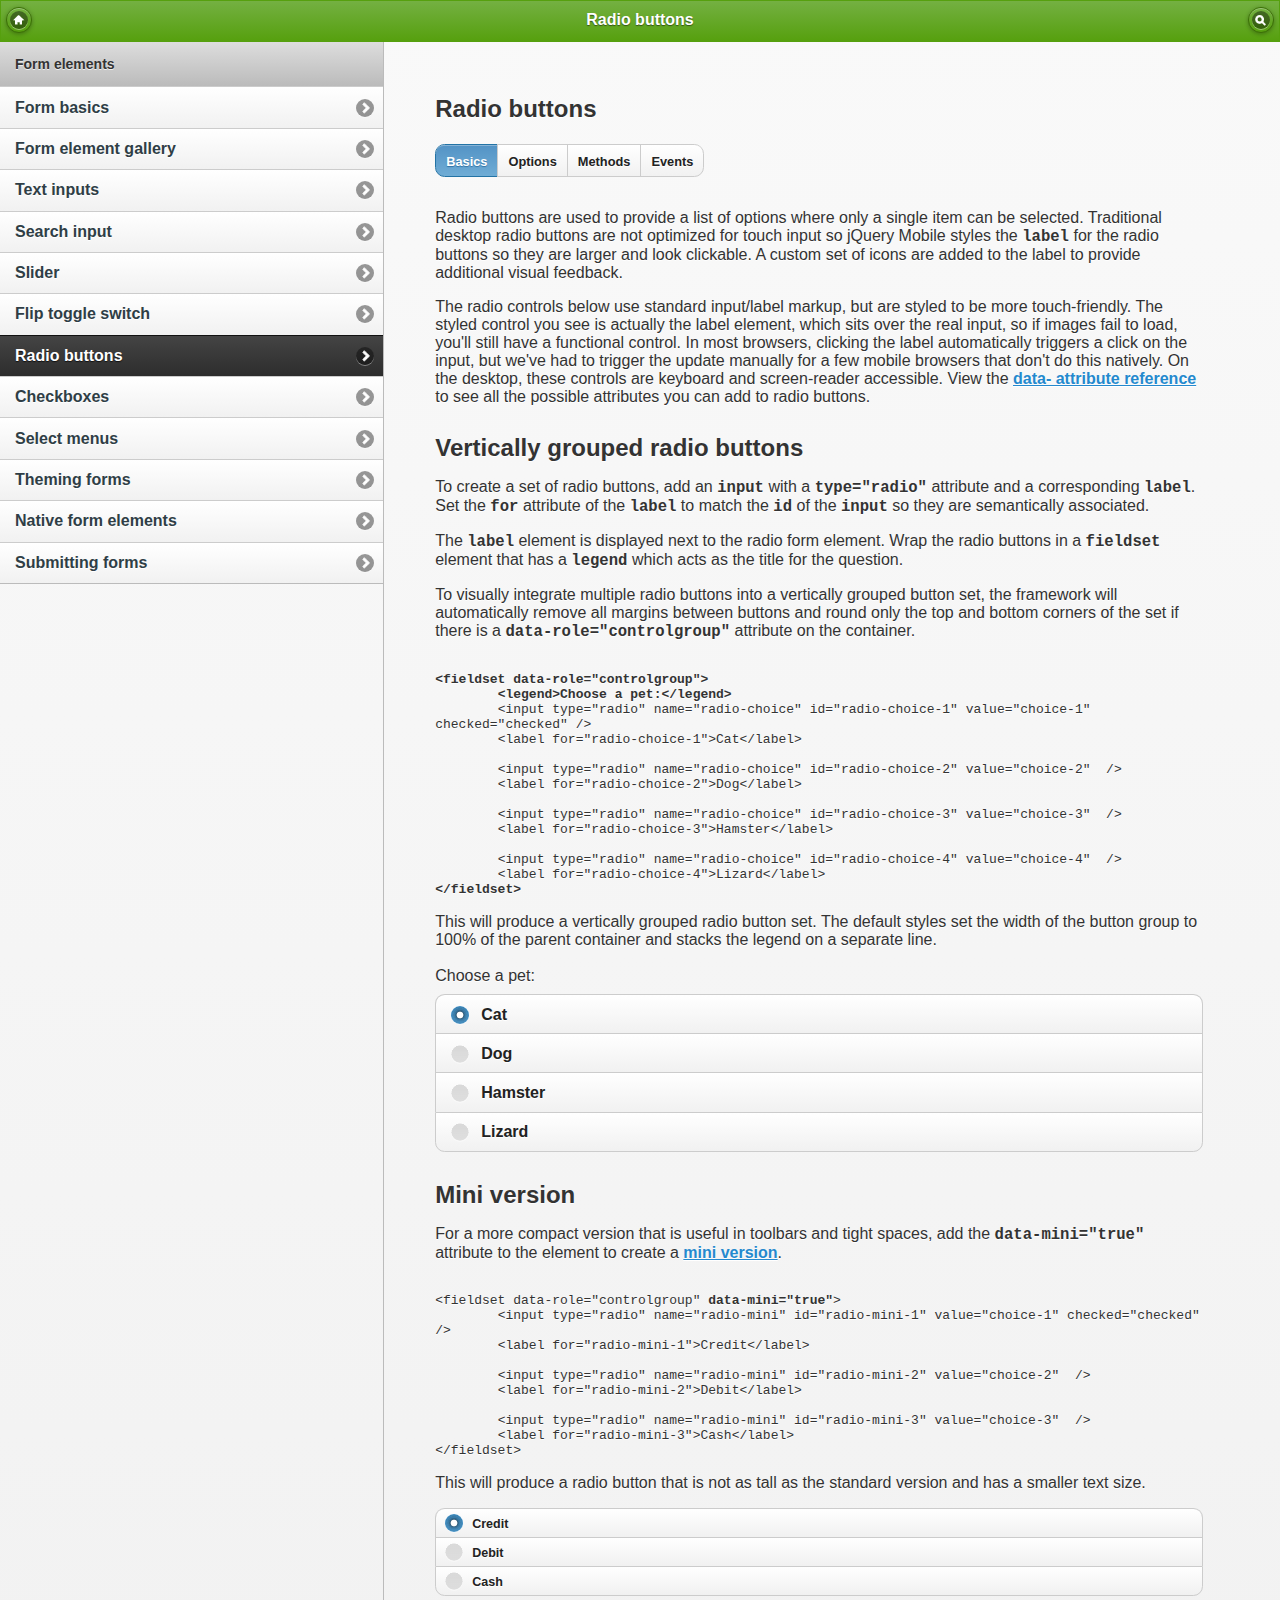
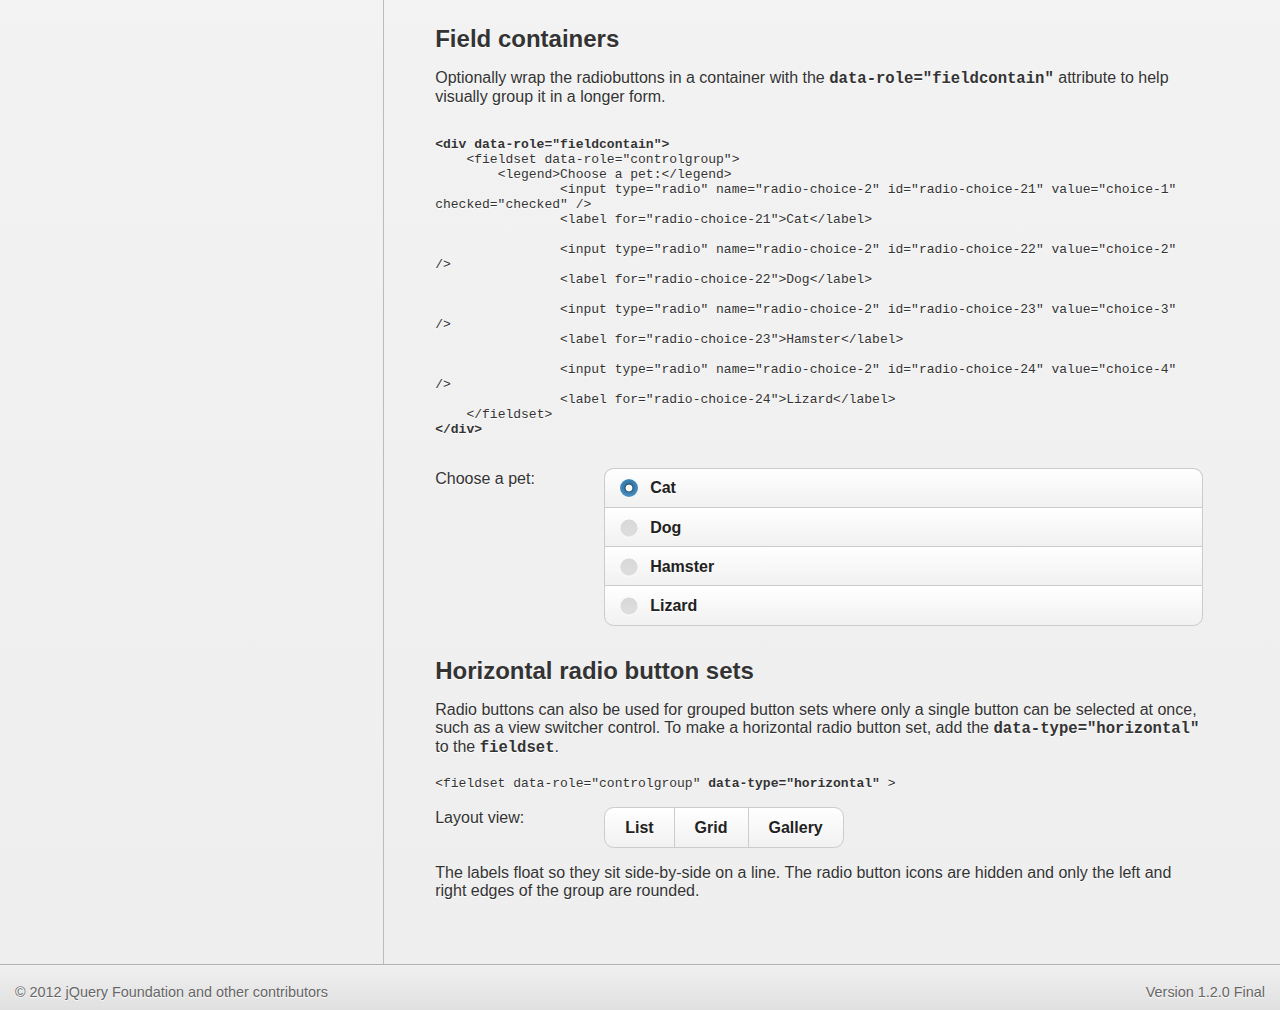
<file: web/media/jqm/docs/forms/radiobuttons/index.html>
<!DOCTYPE html> 
<html>
	<head>
	<meta charset="utf-8">
	<meta name="viewport" content="width=device-width, initial-scale=1"> 
	<title>jQuery Mobile Docs - Radio Buttons</title> 
	<link rel="stylesheet"  href="../../../css/themes/default/jquery.mobile-1.2.0.css" />
	<link rel="stylesheet" href="../../_assets/css/jqm-docs.css"/> 
	<script src="../../../js/jquery.js"></script>
	<script src="../../../docs/_assets/js/jqm-docs.js"></script>
	<script src="../../../js/jquery.mobile-1.2.0.js"></script>

</head> 
<body> 

	<div data-role="page" class="type-interior">

		<div data-role="header" data-theme="f">
		<h1>Radio buttons</h1>
		<a href="../../../" data-icon="home" data-iconpos="notext" data-direction="reverse">Home</a>
		<a href="../../nav.html" data-icon="search" data-iconpos="notext" data-rel="dialog" data-transition="fade">Search</a>
	</div><!-- /header -->

	<div data-role="content">
		<div class="content-primary">
		
		<form action="#" method="get">

		<h2>Radio buttons</h2>

    <ul data-role="controlgroup" data-type="horizontal" class="localnav">
      <li><a href="index.html" data-role="button" data-transition="fade" class="ui-btn-active">Basics</a></li>
      <li><a href="options.html" data-role="button" data-transition="fade">Options</a></li>
      <li><a href="methods.html" data-role="button" data-transition="fade">Methods</a></li>
      <li><a href="events.html" data-role="button" data-transition="fade">Events</a></li>
    </ul>

		<p>Radio buttons are used to provide a list of options where only a single item can be selected. Traditional desktop radio buttons are not optimized for touch input so jQuery Mobile styles the <code>label</code> for the radio buttons so they are larger and look clickable. A custom set of icons are added to the label to provide additional visual feedback.</p>
		
		<p>The radio controls below use standard input/label markup, but are styled to be more touch-friendly. The styled control you see is actually the label element, which sits over the real input, so if images fail to load, you'll still have a functional control. In most browsers, clicking the label automatically triggers a click on the input, but we've had to trigger the update manually for a few mobile browsers that don't do this natively. On the desktop, these controls are keyboard and screen-reader accessible. View the <a href="../../api/data-attributes.html">data- attribute reference</a> to see all the possible attributes you can add to radio buttons.</p>
		
		<h2>Vertically grouped radio buttons</h2>
		
		<p>To create a set of radio buttons, add an <code>input</code> with a <code>type="radio"</code> attribute and a corresponding <code>label</code>. Set the <code>for</code> attribute of the <code>label</code> to match the <code>id</code> of the <code>input</code> so they are semantically associated.</p>
		
		<p>The <code>label</code> element is displayed next to the radio form element. Wrap the radio buttons in a <code>fieldset</code> element that has a <code>legend</code> which acts as the title for the question.</p>
		
		<p>To visually integrate multiple radio buttons into a vertically grouped button set, the framework will automatically remove all margins between buttons and round only the top and bottom corners of the set if there is a <code> data-role="controlgroup"</code> attribute on the container.</p>
				
<pre><code>	
<strong>&lt;fieldset data-role=&quot;controlgroup&quot;&gt;
	&lt;legend&gt;Choose a pet:&lt;/legend&gt;</strong>
     	&lt;input type=&quot;radio&quot; name=&quot;radio-choice&quot; id=&quot;radio-choice-1&quot; value=&quot;choice-1&quot; checked=&quot;checked&quot; /&gt;
     	&lt;label for=&quot;radio-choice-1&quot;&gt;Cat&lt;/label&gt;

     	&lt;input type=&quot;radio&quot; name=&quot;radio-choice&quot; id=&quot;radio-choice-2&quot; value=&quot;choice-2&quot;  /&gt;
     	&lt;label for=&quot;radio-choice-2&quot;&gt;Dog&lt;/label&gt;

     	&lt;input type=&quot;radio&quot; name=&quot;radio-choice&quot; id=&quot;radio-choice-3&quot; value=&quot;choice-3&quot;  /&gt;
     	&lt;label for=&quot;radio-choice-3&quot;&gt;Hamster&lt;/label&gt;

     	&lt;input type=&quot;radio&quot; name=&quot;radio-choice&quot; id=&quot;radio-choice-4&quot; value=&quot;choice-4&quot;  /&gt;
     	&lt;label for=&quot;radio-choice-4&quot;&gt;Lizard&lt;/label&gt;
<strong>&lt;/fieldset&gt;</strong>
</code></pre>

		
		<p>This will produce a vertically grouped radio button set. The default styles set the width of the button group to 100% of the parent container and stacks the legend on a separate line.</p>
		
		
	    <fieldset data-role="controlgroup">
	    	<legend>Choose a pet:</legend>
	         	<input type="radio" name="radio-pet" id="radio-pet-1a" value="choice-1" checked="checked"  />
	         	<label for="radio-pet-1a">Cat</label>

	         	<input type="radio" name="radio-pet" id="radio-pet-2a" value="choice-2"  />
	         	<label for="radio-pet-2a">Dog</label>

	         	<input type="radio" name="radio-pet" id="radio-pet-3a" value="choice-3"  />
	         	<label for="radio-pet-3a">Hamster</label>

	         	<input type="radio" name="radio-pet" id="radio-pet-4a" value="choice-4"  />
	         	<label for="radio-pet-4a">Lizard</label>
	    </fieldset>

		<h2>Mini version</h2>

		<p>For a more compact version that is useful in toolbars and tight spaces, add the <code>data-mini="true"</code> attribute to the element to create a <a href="../forms-all-mini.html">mini version</a>. </p>

<pre><code>			
&lt;fieldset data-role=&quot;controlgroup&quot; <strong>data-mini=&quot;true&quot;</strong>&gt;
    	&lt;input type=&quot;radio&quot; name=&quot;radio-mini&quot; id=&quot;radio-mini-1&quot; value=&quot;choice-1&quot; checked=&quot;checked&quot; /&gt;
    	&lt;label for=&quot;radio-mini-1&quot;&gt;Credit&lt;/label&gt;

	&lt;input type=&quot;radio&quot; name=&quot;radio-mini&quot; id=&quot;radio-mini-2&quot; value=&quot;choice-2&quot;  /&gt;
    	&lt;label for=&quot;radio-mini-2&quot;&gt;Debit&lt;/label&gt;
    	
    	&lt;input type=&quot;radio&quot; name=&quot;radio-mini&quot; id=&quot;radio-mini-3&quot; value=&quot;choice-3&quot;  /&gt;
    	&lt;label for=&quot;radio-mini-3&quot;&gt;Cash&lt;/label&gt;
&lt;/fieldset&gt;
</code></pre>

		<p>This will produce a radio button that is not as tall as the standard version and has a smaller text size.</p>
		
		<fieldset data-role="controlgroup" data-mini="true">
	         	<input type="radio" name="radio-mini" id="radio-mini-1" value="choice-1" checked="checked" />
	         	<label for="radio-mini-1">Credit</label>
	         	<input type="radio" name="radio-mini" id="radio-mini-2" value="choice-2"  />
	         	<label for="radio-mini-2">Debit</label>
	         	<input type="radio" name="radio-mini" id="radio-mini-3" value="choice-3"  />
	         	<label for="radio-mini-3">Cash</label>
	    </fieldset>
		
		<h2>Field containers</h2>
		
		<p>Optionally wrap the radiobuttons in a container with the <code>data-role="fieldcontain"</code> attribute to help visually group it in a longer form.</p>
	<pre><code>	
<strong>&lt;div data-role=&quot;fieldcontain&quot;&gt;</strong>
    &lt;fieldset data-role=&quot;controlgroup&quot;&gt;
    	&lt;legend&gt;Choose a pet:&lt;/legend&gt;
         	&lt;input type=&quot;radio&quot; name=&quot;radio-choice-2&quot; id=&quot;radio-choice-21&quot; value=&quot;choice-1&quot; checked=&quot;checked&quot; /&gt;
         	&lt;label for=&quot;radio-choice-21&quot;&gt;Cat&lt;/label&gt;

         	&lt;input type=&quot;radio&quot; name=&quot;radio-choice-2&quot; id=&quot;radio-choice-22&quot; value=&quot;choice-2&quot;  /&gt;
         	&lt;label for=&quot;radio-choice-22&quot;&gt;Dog&lt;/label&gt;

         	&lt;input type=&quot;radio&quot; name=&quot;radio-choice-2&quot; id=&quot;radio-choice-23&quot; value=&quot;choice-3&quot;  /&gt;
         	&lt;label for=&quot;radio-choice-23&quot;&gt;Hamster&lt;/label&gt;

         	&lt;input type=&quot;radio&quot; name=&quot;radio-choice-2&quot; id=&quot;radio-choice-24&quot; value=&quot;choice-4&quot;  /&gt;
         	&lt;label for=&quot;radio-choice-24&quot;&gt;Lizard&lt;/label&gt;
    &lt;/fieldset&gt;
<strong>&lt;/div&gt;
</strong>	</code></pre>

		<div data-role="fieldcontain">
		    <fieldset data-role="controlgroup">
		    	<legend>Choose a pet:</legend>
		         	<input type="radio" name="radio-pet-1" id="radio-pet-1" value="choice-1" checked="checked"  />
		         	<label for="radio-pet-1">Cat</label>

		         	<input type="radio" name="radio-pet-1" id="radio-pet-2" value="choice-2"  />
		         	<label for="radio-pet-2">Dog</label>

		         	<input type="radio" name="radio-pet-1" id="radio-pet-3" value="choice-3"  />
		         	<label for="radio-pet-3">Hamster</label>

		         	<input type="radio" name="radio-pet-1" id="radio-pet-4" value="choice-4"  />
		         	<label for="radio-pet-4">Lizard</label>
		    </fieldset>
		</div>
			<h2>Horizontal radio button sets</h2>

			<p>Radio buttons can also be used for grouped button sets where only a single button can be selected at once, such as a view switcher control. To make a horizontal radio button set, add the <code> data-type="horizontal"</code> to the <code>fieldset</code>.</p>

	<code>
	&lt;fieldset data-role=&quot;controlgroup&quot; <strong>data-type=&quot;horizontal&quot;</strong> &gt;
	</code>

	<div data-role="fieldcontain">
	    <fieldset data-role="controlgroup" data-type="horizontal">
	     	<legend>Layout view:</legend>
	         	<input type="radio" name="radio-view" id="radio-view-a" value="list"  />
	         	<label for="radio-view-a">List</label>
	         	<input type="radio" name="radio-view" id="radio-view-b" value="grid"  />
	         	<label for="radio-view-b">Grid</label>
	         	<input type="radio" name="radio-view" id="radio-view-c" value="gallery"  />
	         	<label for="radio-view-c">Gallery</label>
	    </fieldset>
	</div>

				<p>The labels float so they sit side-by-side on a line. The radio button icons are hidden and only the left and right edges of the group are rounded.</p>
				

	



	</form>
	
	</div><!--/content-primary -->		
	
	<div class="content-secondary">
		
		<div data-role="collapsible" data-collapsed="true" data-theme="b" data-content-theme="d">
			
				<h3>More in this section</h3>
				
				<ul data-role="listview" data-theme="c" data-dividertheme="d">
				
					<li data-role="list-divider">Form elements</li>
					<li><a href="../docs-forms.html">Form basics</a></li>
					<li><a href="../forms-all.html">Form element gallery</a></li>
					<li><a href="../textinputs/index.html">Text inputs</a></li>
					<li><a href="../search/">Search input</a></li>
					<li><a href="../slider/">Slider</a></li>
					<li><a href="../switch/">Flip toggle switch</a></li>
					<li data-theme="a"><a href="index.html">Radio buttons</a></li>
					<li><a href="../checkboxes/">Checkboxes</a></li>
					<li><a href="../selects/">Select menus</a></li>
					<li><a href="../forms-themes.html">Theming forms</a></li>
					<li><a href="../forms-all-native.html">Native form elements</a></li>
					<li><a href="../forms-sample.html">Submitting forms</a></li>
					
	
				</ul>
		</div>
	</div>		

</div><!-- /content -->

<div data-role="footer" class="footer-docs" data-theme="c">
		<p class="jqm-version"></p>
		<p>&copy; 2012 jQuery Foundation and other contributors</p>
</div>
	
</div><!-- /page -->

</body>
</html>
</file>
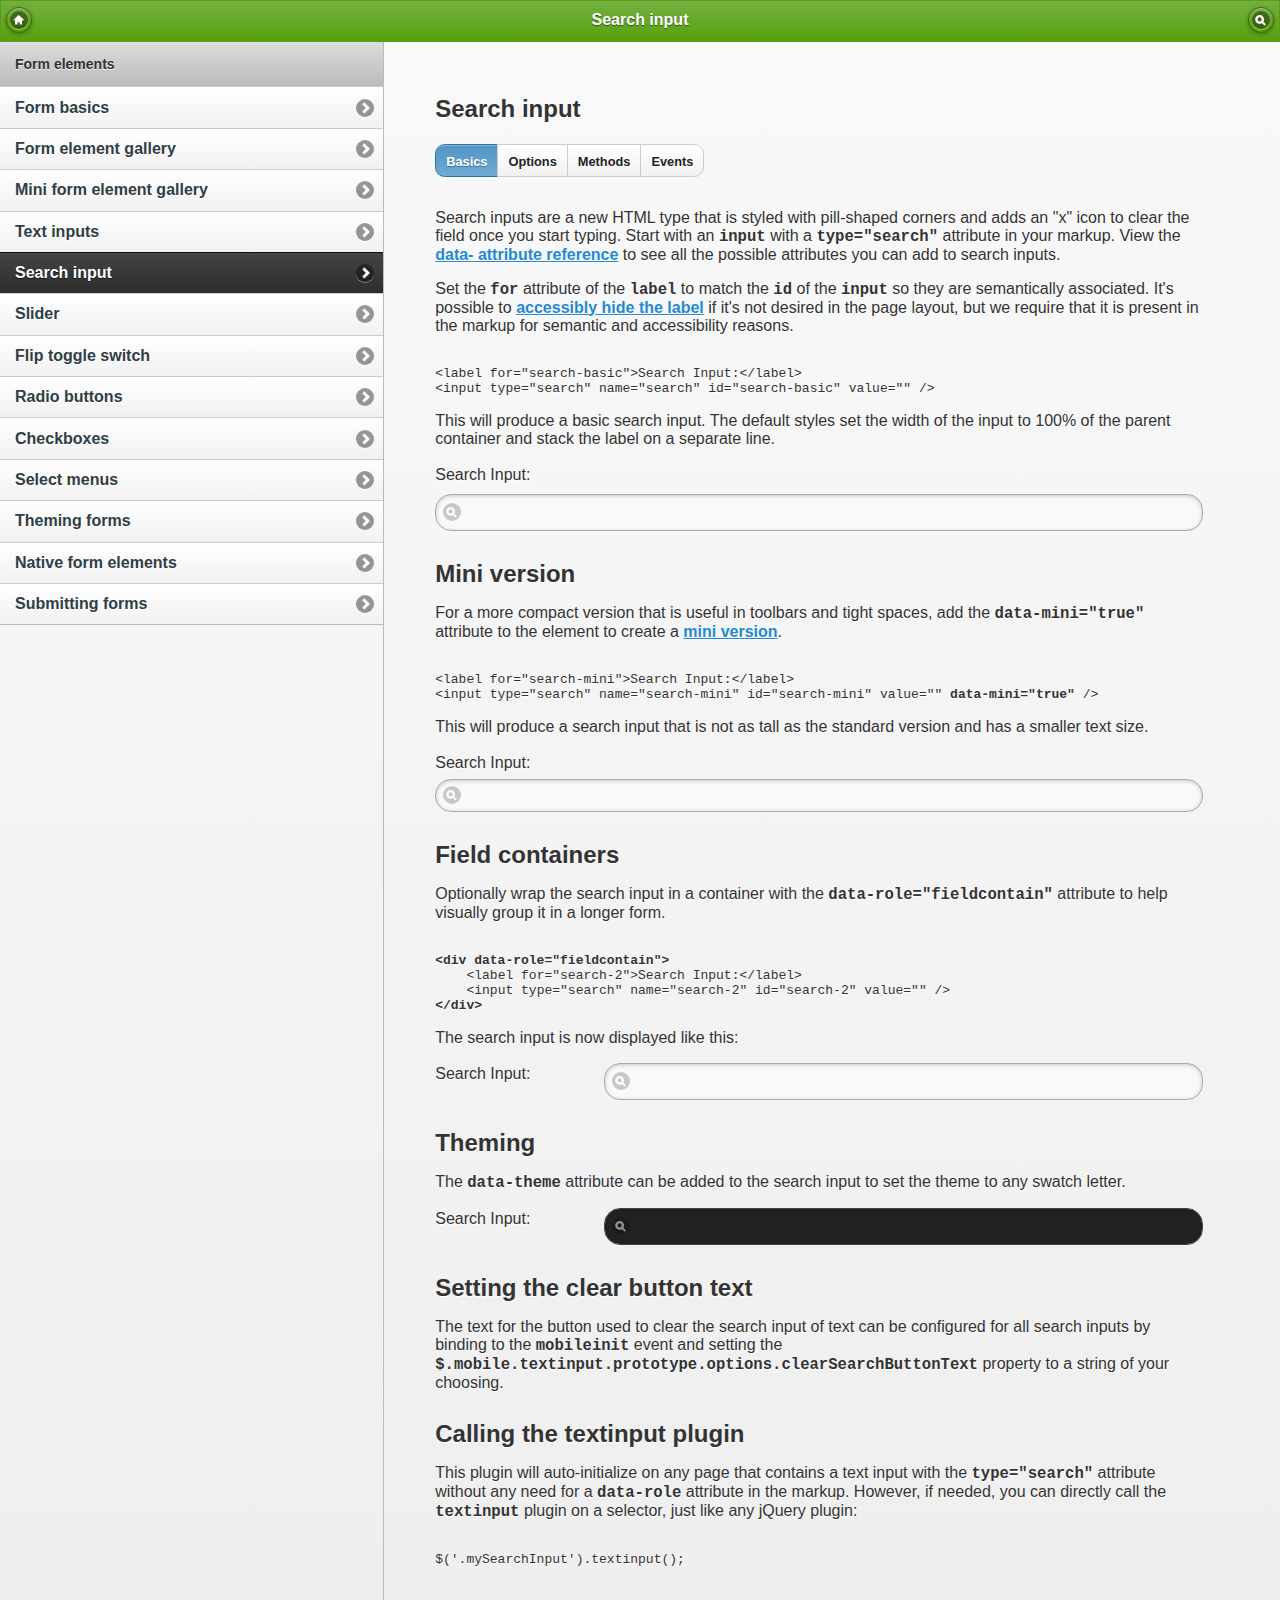
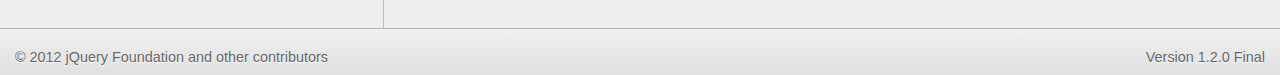
<file: web/media/jqm/docs/forms/search/index.html>
<!DOCTYPE html> 
<html>
	<head>
	<meta charset="utf-8">
	<meta name="viewport" content="width=device-width, initial-scale=1"> 
	<title>jQuery Mobile Docs - Search input</title> 
	<link rel="stylesheet"  href="../../../css/themes/default/jquery.mobile-1.2.0.css" />
	<link rel="stylesheet" href="../../_assets/css/jqm-docs.css"/>
	<script src="../../../js/jquery.js"></script>
	<script src="../../../docs/_assets/js/jqm-docs.js"></script>
	<script src="../../../js/jquery.mobile-1.2.0.js"></script>

</head> 
<body> 

	<div data-role="page" class="type-interior">

		<div data-role="header" data-theme="f">
		<h1>Search input</h1>
		<a href="../../../" data-icon="home" data-iconpos="notext" data-direction="reverse">Home</a>
		<a href="../../nav.html" data-icon="search" data-iconpos="notext" data-rel="dialog" data-transition="fade">Search</a>
	</div><!-- /header -->

	<div data-role="content">
		<div class="content-primary">
		
		<form action="#" method="get">

			<h2>Search input</h2>
			
			<ul data-role="controlgroup" data-type="horizontal" class="localnav">
				<li><a href="index.html" data-role="button" data-transition="fade" class="ui-btn-active">Basics</a></li>
				<li><a href="options.html" data-role="button" data-transition="fade">Options</a></li>
				<li><a href="methods.html" data-role="button" data-transition="fade">Methods</a></li>
				<li><a href="events.html" data-role="button" data-transition="fade">Events</a></li>
			</ul>

			<p>Search inputs are a new HTML type that is styled with pill-shaped corners and adds an "x" icon to clear the field once you start typing. Start with an <code>input</code> with a <code>type="search"</code> attribute in your markup. View the <a href="../../api/data-attributes.html">data- attribute reference</a> to see all the possible attributes you can add to search inputs.</p>
			
			<p>Set the <code>for</code> attribute of the <code>label</code> to match the <code>id</code> of the <code>input</code> so they are semantically associated. It's possible to <a href="../docs-forms.html">accessibly hide the label</a> if it's not desired in the page layout, but we require that it is present in the markup for semantic and accessibility reasons.</p>
				
<pre><code>	
&lt;label for=&quot;search-basic&quot;&gt;Search Input:&lt;/label&gt;
&lt;input type=&quot;search&quot; name=&quot;search&quot; id=&quot;search-basic&quot; value=&quot;&quot; /&gt;
</code></pre>	

				<p>This will produce a basic search input. The default styles set the width of the input to 100% of the parent container and stack the label on a separate line.</p>
		         <label for="search-basic">Search Input:</label>
				 <input type="search" name="search" id="search-basic" value="" />
		        
				<h2>Mini version</h2>

				<p>For a more compact version that is useful in toolbars and tight spaces, add the <code>data-mini="true"</code> attribute to the element to create a <a href="../forms-all-mini.html">mini version</a>. </p>

<pre><code>	
&lt;label for=&quot;search-mini&quot;&gt;Search Input:&lt;/label&gt;
&lt;input type=&quot;search&quot; name=&quot;search-mini&quot; id=&quot;search-mini&quot; value=&quot;&quot; <strong>data-mini=&quot;true&quot;</strong> /&gt;
</code></pre>

				<p>This will produce a search input that is not as tall as the standard version and has a smaller text size.</p>
		         <label for="search-mini">Search Input:</label>
				 <input type="search" name="search-mini" id="search-mini" value="" data-mini="true" />

				<h2>Field containers</h2>
				
				 <p>Optionally wrap the search input in a container with the <code>data-role="fieldcontain"</code> attribute to help visually group it in a longer form.</p>

<pre><code>	
<strong>&lt;div data-role=&quot;fieldcontain&quot;&gt;
</strong>    &lt;label for=&quot;search-2&quot;&gt;Search Input:&lt;/label&gt;
    &lt;input type=&quot;search&quot; name=&quot;search-2&quot; id=&quot;search-2&quot; value=&quot;&quot; /&gt;
<strong>&lt;/div&gt;
</strong></code></pre>	
			 
			<p>The search input is now displayed like this:</p>
			<div data-role="fieldcontain">
	         <label for="search-2">Search Input:</label>
	         <input type="search" name="search-2" id="search-2" value="" />
			</div>

			<h2>Theming</h2>
			<p>The <code>data-theme</code> attribute can be added to the search input to set the theme to any swatch letter.</p>
			<div data-role="fieldcontain">
	         <label for="search-3">Search Input:</label>
	         <input type="search" name="search-3" id="search-3" value="" data-theme="a" />
			</div>

			<h2>Setting the clear button text</h2>
			<p>The text for the button used to clear the search input of text can be configured for all search inputs by binding to the <code>mobileinit</code> event and setting the <code>$.mobile.textinput.prototype.options.clearSearchButtonText</code> property to a string of your choosing.</p>
			
			<h2>Calling the textinput plugin</h2>

<p>This plugin will auto-initialize on any page that contains a text input with the <code>type="search"</code> attribute without any need for a <code>data-role</code> attribute in the markup. However, if needed, you can directly call the <code>textinput</code> plugin on a selector, just like any jQuery plugin:</p>
<pre><code>
$('.mySearchInput').textinput();			
</code></pre>
			

	</form>
	
	</div><!--/content-primary -->		
	
	<div class="content-secondary">
		
		<div data-role="collapsible" data-collapsed="true" data-theme="b" data-content-theme="d">
			
				<h3>More in this section</h3>
				
				<ul data-role="listview" data-theme="c" data-dividertheme="d">
				
					<li data-role="list-divider">Form elements</li>
					<li><a href="../docs-forms.html">Form basics</a></li>
					<li><a href="../forms-all.html">Form element gallery</a></li>
					<li><a href="../forms-all-mini.html">Mini form element gallery</a></li>
					<li><a href="../textinputs/index.html">Text inputs</a></li>
					<li data-theme="a"><a href="index.html">Search input</a></li>
					<li><a href="../slider/">Slider</a></li>
					<li><a href="../switch/">Flip toggle switch</a></li>
					<li><a href="../radiobuttons/">Radio buttons</a></li>
					<li><a href="../checkboxes/">Checkboxes</a></li>
					<li><a href="../selects/">Select menus</a></li>
					<li><a href="../forms-themes.html">Theming forms</a></li>
					<li><a href="../forms-all-native.html">Native form elements</a></li>
					<li><a href="../forms-sample.html">Submitting forms</a></li>
					
	
				</ul>
		</div>
	</div>		

</div><!-- /content -->

<div data-role="footer" class="footer-docs" data-theme="c">
		<p class="jqm-version"></p>
		<p>&copy; 2012 jQuery Foundation and other contributors</p>
</div>
	
</div><!-- /page -->

</body>
</html>
</file>
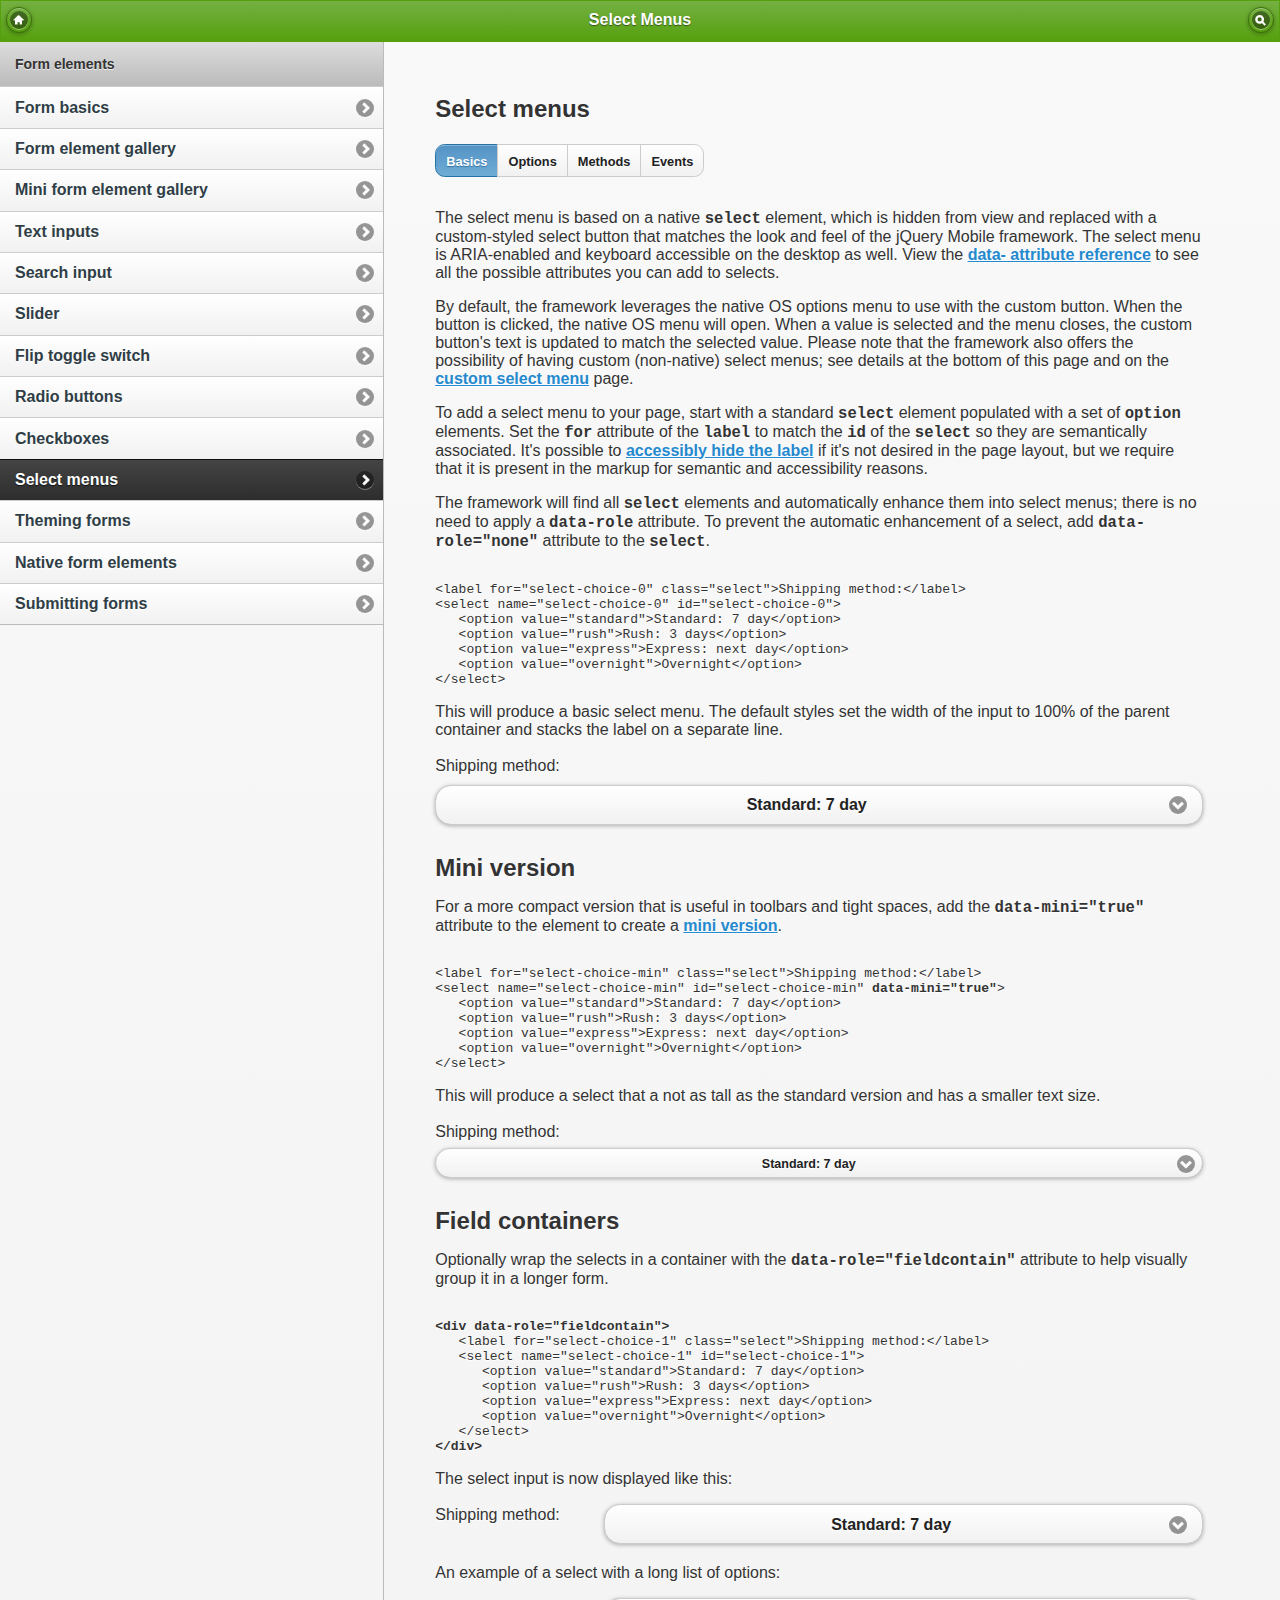
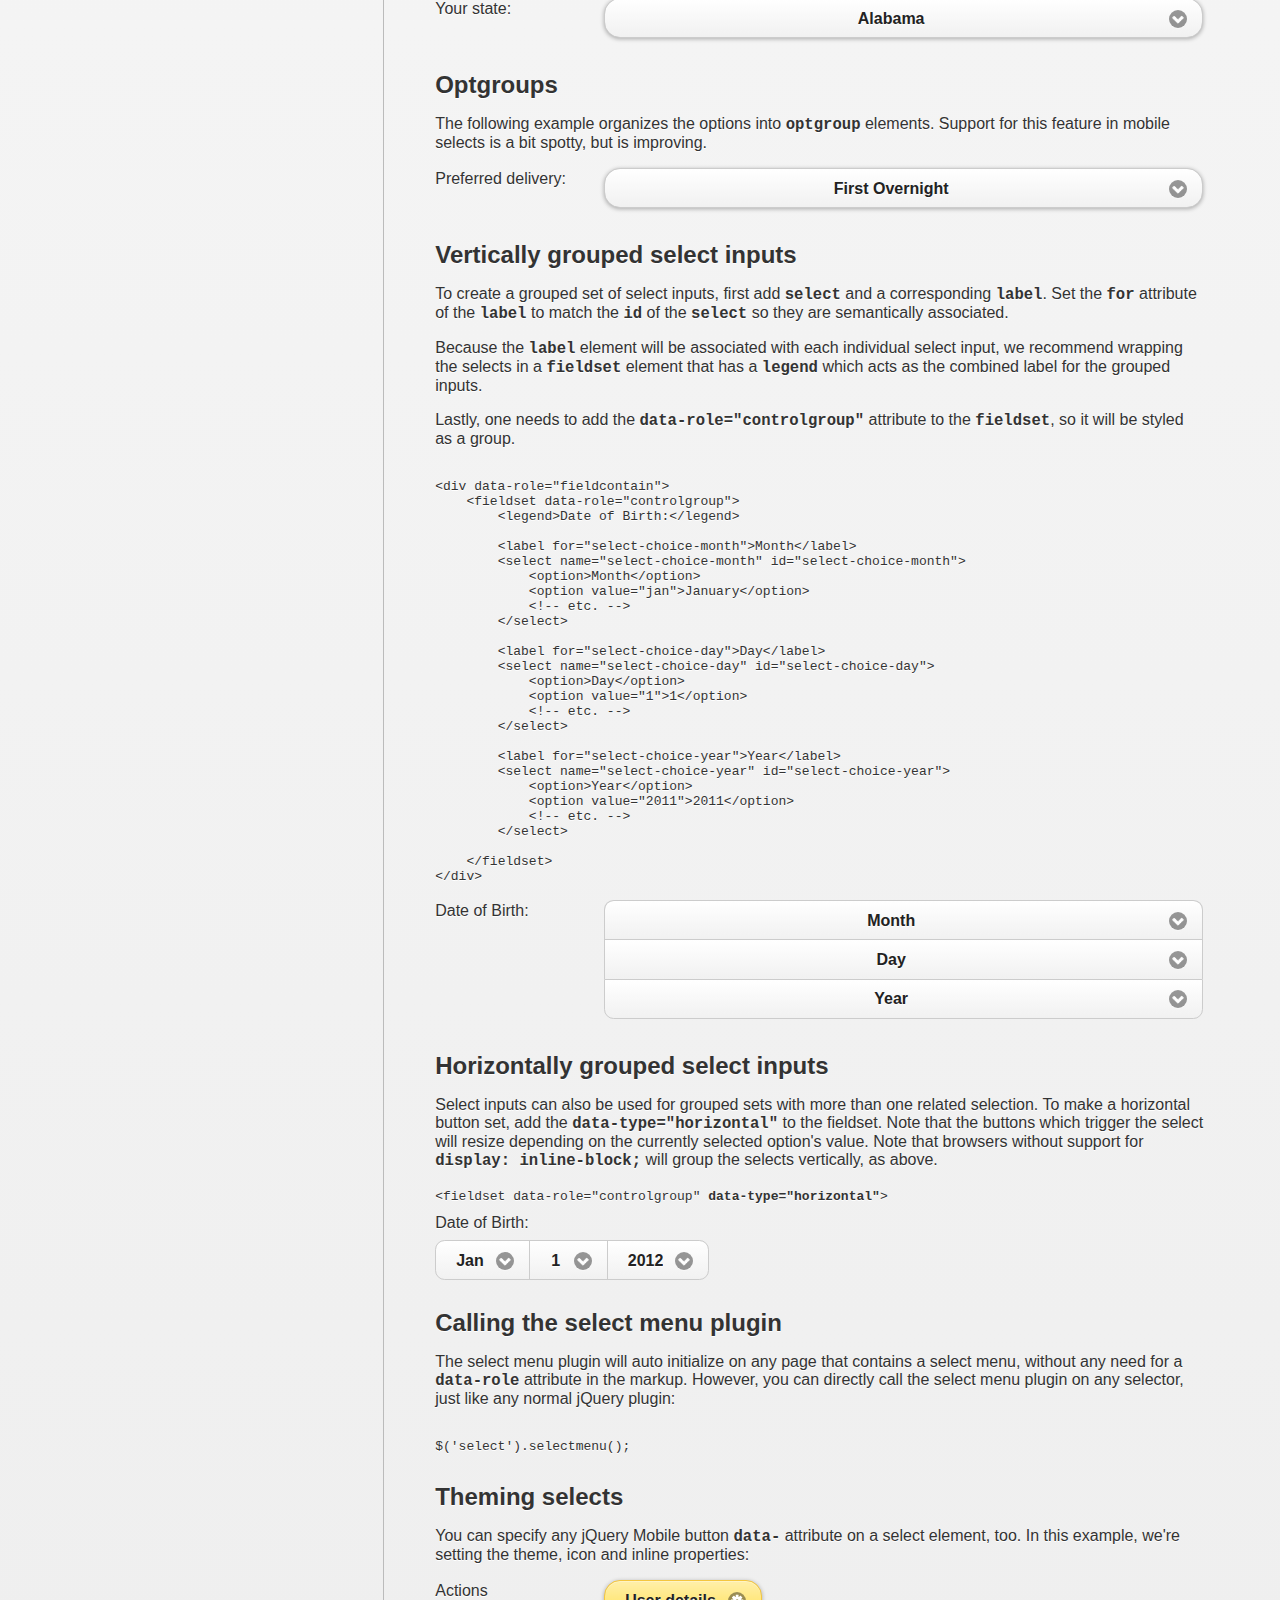
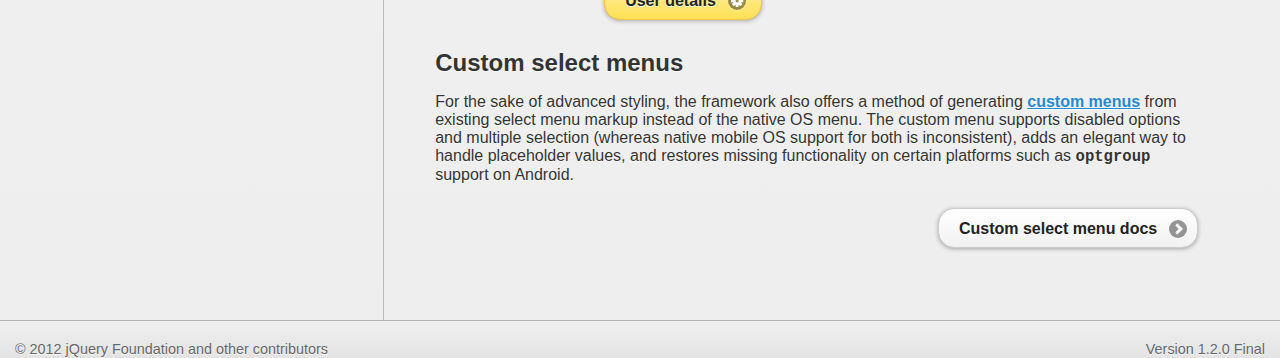
<file: web/media/jqm/docs/forms/selects/index.html>
<!DOCTYPE html>
<html>
	<head>
	<meta charset="utf-8">
	<meta name="viewport" content="width=device-width, initial-scale=1">
	<title>jQuery Mobile Docs - Select</title>
	<link rel="stylesheet"  href="../../../css/themes/default/jquery.mobile-1.2.0.css" />
	<link rel="stylesheet" href="../../_assets/css/jqm-docs.css"/>
	<script src="../../../js/jquery.js"></script>
	<script src="../../../docs/_assets/js/jqm-docs.js"></script>
	<script src="../../../js/jquery.mobile-1.2.0.js"></script>

</head>
<body>

	<div data-role="page" class="type-interior">

		<div data-role="header" data-theme="f">
		<h1>Select Menus</h1>
		<a href="../../../" data-icon="home" data-iconpos="notext" data-direction="reverse">Home</a>
		<a href="../../nav.html" data-icon="search" data-iconpos="notext" data-rel="dialog" data-transition="fade">Search</a>
	</div><!-- /header -->

	<div data-role="content">
		<div class="content-primary">

		<form action="#" method="get">

			<h2>Select menus</h2>
			
			<ul data-role="controlgroup" data-type="horizontal" class="localnav">
				<li><a href="index.html" data-role="button" data-transition="fade" class="ui-btn-active">Basics</a></li>
				<li><a href="options.html" data-role="button" data-transition="fade">Options</a></li>
				<li><a href="methods.html" data-role="button" data-transition="fade">Methods</a></li>
				<li><a href="events.html" data-role="button" data-transition="fade">Events</a></li>
			</ul>
			
			<p>The select menu is based on a native <code>select</code> element, which is hidden from view and replaced with a custom-styled select button that matches the look and feel of the jQuery Mobile framework. The select menu is ARIA-enabled and keyboard accessible on the desktop as well. View the <a href="../../api/data-attributes.html">data- attribute reference</a> to see all the possible attributes you can add to selects.</p>
			
			<p>By default, the framework leverages the native OS options menu to use with the custom button. When the button is clicked, the native OS menu will open. When a value is selected and the menu closes, the custom button's text is updated to match the selected value. Please note that the framework also offers the possibility of having custom (non-native) select menus; see details at the bottom of this page and on the <a href="custom.html"> custom select menu</a> page.</p>

			<p>To add a select menu to your page, start with a standard <code>select</code> element populated with a set of <code>option</code> elements. Set the <code>for</code> attribute of the <code>label</code> to match the <code>id</code> of the <code>select</code> so they are semantically associated. It's possible to <a href="../docs-forms.html">accessibly hide the label</a> if it's not desired in the page layout, but we require that it is present in the markup for semantic and accessibility reasons.</p>
			
			<p>The framework will find all <code>select</code> elements and automatically enhance them into select menus; there is no need to apply a <code>data-role</code> attribute. To prevent the automatic enhancement of a select, add  <code>data-role="none"</code> attribute to the <code>select</code>.</p>
			
<pre><code>
&lt;label for=&quot;select-choice-0&quot; class=&quot;select&quot;&gt;Shipping method:&lt;/label&gt;
&lt;select name=&quot;select-choice-0&quot; id=&quot;select-choice-0&quot;&gt;
   &lt;option value=&quot;standard&quot;&gt;Standard: 7 day&lt;/option&gt;
   &lt;option value=&quot;rush&quot;&gt;Rush: 3 days&lt;/option&gt;
   &lt;option value=&quot;express&quot;&gt;Express: next day&lt;/option&gt;
   &lt;option value=&quot;overnight&quot;&gt;Overnight&lt;/option&gt;
&lt;/select&gt;
</code></pre>

			<p>This will produce a basic select menu. The default styles set the width of the input to 100% of the parent container and stacks the label on a separate line.</p>

			<label for="select-choice-0" class="select">Shipping method:</label>
			<select name="select-choice-0" id="select-choice-0">
				<option value="standard">Standard: 7 day</option>
				<option value="rush">Rush: 3 days</option>
				<option value="express">Express: next day</option>
				<option value="overnight">Overnight</option>
			</select>

			<h2>Mini version</h2>

			<p>For a more compact version that is useful in toolbars and tight spaces, add the <code>data-mini="true"</code> attribute to the element to create a <a href="../forms-all-mini.html">mini version</a>. </p>

<pre><code>	
&lt;label for=&quot;select-choice-min&quot; class=&quot;select&quot;&gt;Shipping method:&lt;/label&gt;
&lt;select name=&quot;select-choice-min&quot; id=&quot;select-choice-min&quot; <strong>data-mini=&quot;true&quot;</strong>&gt;
   &lt;option value=&quot;standard&quot;&gt;Standard: 7 day&lt;/option&gt;
   &lt;option value=&quot;rush&quot;&gt;Rush: 3 days&lt;/option&gt;
   &lt;option value=&quot;express&quot;&gt;Express: next day&lt;/option&gt;
   &lt;option value=&quot;overnight&quot;&gt;Overnight&lt;/option&gt;
&lt;/select&gt; 
</code></pre>
			
			<p>This will produce a select that a not as tall as the standard version and has a smaller text size.</p>
			<label for="select-choice-min" class="select">Shipping method:</label>
			<select name="select-choice-min" id="select-choice-min" data-mini="true">
				<option value="standard">Standard: 7 day</option>
				<option value="rush">Rush: 3 days</option>
				<option value="express">Express: next day</option>
				<option value="overnight">Overnight</option>
			</select>

			<h2>Field containers</h2>
			<p>Optionally wrap the selects in a container with the <code>data-role="fieldcontain"</code> attribute to help visually group it in a longer form.</p>
<pre><code>
<strong>&lt;div data-role=&quot;fieldcontain&quot;&gt;
</strong>   &lt;label for=&quot;select-choice-1&quot; class=&quot;select&quot;&gt;Shipping method:&lt;/label&gt;
   &lt;select name=&quot;select-choice-1&quot; id=&quot;select-choice-1&quot;&gt;
      &lt;option value=&quot;standard&quot;&gt;Standard: 7 day&lt;/option&gt;
      &lt;option value=&quot;rush&quot;&gt;Rush: 3 days&lt;/option&gt;
      &lt;option value=&quot;express&quot;&gt;Express: next day&lt;/option&gt;
      &lt;option value=&quot;overnight&quot;&gt;Overnight&lt;/option&gt;
   &lt;/select&gt;
<strong>&lt;/div&gt;
</strong></code></pre>

			<p>The select input is now displayed like this:</p>


<div data-role="fieldcontain">
	<label for="select-choice-1" class="select">Shipping method:</label>
	<select name="select-choice-1" id="select-choice-1">
		<option value="standard">Standard: 7 day</option>
		<option value="rush">Rush: 3 days</option>
		<option value="express">Express: next day</option>
		<option value="overnight">Overnight</option>
	</select>
</div>

<p>An example of a select with a long list of options:</p>

<div data-role="fieldcontain">
	<label for="select-choice-2" class="select">Your state:</label>
	<select name="select-choice-2" id="select-choice-2">
		<option value="AL">Alabama</option>
		<option value="AK">Alaska</option>
		<option value="AZ">Arizona</option>
		<option value="AR">Arkansas</option>
		<option value="CA">California</option>
		<option value="CO">Colorado</option>
		<option value="CT">Connecticut</option>
		<option value="DE">Delaware</option>
		<option value="FL">Florida</option>
		<option value="GA">Georgia</option>
		<option value="HI">Hawaii</option>
		<option value="ID">Idaho</option>
		<option value="IL">Illinois</option>
		<option value="IN">Indiana</option>
		<option value="IA">Iowa</option>
		<option value="KS">Kansas</option>
		<option value="KY">Kentucky</option>
		<option value="LA">Louisiana</option>
		<option value="ME">Maine</option>
		<option value="MD">Maryland</option>
		<option value="MA">Massachusetts</option>
		<option value="MI">Michigan</option>
		<option value="MN">Minnesota</option>
		<option value="MS">Mississippi</option>
		<option value="MO">Missouri</option>
		<option value="MT">Montana</option>
		<option value="NE">Nebraska</option>
		<option value="NV">Nevada</option>
		<option value="NH">New Hampshire</option>
		<option value="NJ">New Jersey</option>
		<option value="NM">New Mexico</option>
		<option value="NY">New York</option>
		<option value="NC">North Carolina</option>
		<option value="ND">North Dakota</option>
		<option value="OH">Ohio</option>
		<option value="OK">Oklahoma</option>
		<option value="OR">Oregon</option>
		<option value="PA">Pennsylvania</option>
		<option value="RI">Rhode Island</option>
		<option value="SC">South Carolina</option>
		<option value="SD">South Dakota</option>
		<option value="TN">Tennessee</option>
		<option value="TX">Texas</option>
		<option value="UT">Utah</option>
		<option value="VT">Vermont</option>
		<option value="VA">Virginia</option>
		<option value="WA">Washington</option>
		<option value="WV">West Virginia</option>
		<option value="WI">Wisconsin</option>
		<option value="WY">Wyoming</option>
	</select>
</div>

<h2>Optgroups</h2>
<p>The following example organizes the options into <code>optgroup</code> elements. Support for this feature in mobile selects is a bit spotty, but is improving.</p>

<div data-role="fieldcontain">
	<label for="select-choice-nc" class="select">Preferred delivery:</label>
	<select name="select-choice-8" id="select-choice-nc">
		<optgroup label="FedEx">
			<option value="firstOvernight">First Overnight</option>
			<option value="expressSaver">Express Saver</option>
			<option value="ground">Ground</option>
		</optgroup>
		<optgroup label="UPS">
			<option value="firstOvernight">First Overnight</option>
			<option value="expressSaver">Express Saver</option>
			<option value="ground">Ground</option>
		</optgroup>
		<optgroup label="US Mail">
			<option value="standard">Standard: 7 day</option>
			<option value="rush">Rush: 3 days</option>
			<option value="express">Express: next day (disabled)</option>
			<option value="overnight">Overnight</option>
		</optgroup>
	</select>
</div>



<h2>Vertically grouped select inputs</h2>

<p>To create a grouped set of select inputs, first add <code>select</code> and a corresponding <code>label</code>. Set the <code>for</code> attribute of the <code>label</code> to match the <code>id</code> of the <code>select</code> so they are semantically associated.</p>

<p>Because the <code>label</code> element will be associated with each individual select input, we recommend wrapping the selects in a <code>fieldset</code> element that has a <code>legend</code> which acts as the combined label for the grouped inputs.</p>

<p>Lastly, one needs to add the <code>data-role="controlgroup"</code> attribute to the <code>fieldset</code>, so it will be styled as a group.</p>
			
<pre><code>	
&lt;div data-role=&quot;fieldcontain&quot;&gt;
    &lt;fieldset data-role=&quot;controlgroup&quot;&gt;
        &lt;legend&gt;Date of Birth:&lt;/legend&gt;
    
        &lt;label for="select-choice-month">Month&lt;/label&gt;
        &lt;select name="select-choice-month" id="select-choice-month"&gt;
            &lt;option&gt;Month&lt;/option&gt;
            &lt;option value="jan"&gt;January&lt;/option&gt;
            &lt;!-- etc. --&gt;
        &lt;/select&gt;
    
        &lt;label for="select-choice-day">Day&lt;/label&gt;
        &lt;select name="select-choice-day" id="select-choice-day"&gt;
            &lt;option&gt;Day&lt;/option&gt;
            &lt;option value="1"&gt;1&lt;/option&gt;
            &lt;!-- etc. --&gt;
        &lt;/select&gt;
    
        &lt;label for="select-choice-year">Year&lt;/label&gt;
        &lt;select name="select-choice-year" id="select-choice-year"&gt;
            &lt;option&gt;Year&lt;/option&gt;
            &lt;option value="2011"&gt;2011&lt;/option&gt;
            &lt;!-- etc. --&gt;
        &lt;/select&gt;
        
    &lt;/fieldset&gt;
&lt;/div&gt;
</code></pre>

	<div data-role="fieldcontain">
        <fieldset data-role="controlgroup">
            <legend>Date of Birth:</legend>
            
            <label for="select-choice-month">Month</label>
            <select name="select-choice-month" id="select-choice-month">
                <option>Month</option>
                <option value="jan">January</option>
                <option value="dec">December</option>
                <option value="feb">February</option>
                <option value="mar">March</option>
                <option value="apr">April</option>
                <option value="may">May</option>
                <option value="jun">June</option>
                <option value="jul">July</option>
                <option value="aug">August</option>
                <option value="sep">September</option>
                <option value="oct">October</option>
                <option value="nov">November</option>
                <option value="dec">December</option>
            </select>
    
            <label for="select-choice-day">Day</label>
            <select name="select-choice-day" id="select-choice-day">
                <option>Day</option>
                <option value="1">1</option>
                <option value="2">2</option>
                <option value="3">3</option>
                <option value="4">4</option>
                <option value="5">5</option>
                <option value="6">6</option>
                <option value="7">7</option>
            </select>
    
            <label for="select-choice-year">Year</label>
            <select name="select-choice-year" id="select-choice-year">
                <option>Year</option>
                <option value="2011">2011</option>
                <option value="2010">2010</option>
                <option value="2009">2009</option>
                <option value="2008">2008</option>
                <option value="2007">2007</option>
                <option value="2006">2006</option>
                <option value="2005">2005</option>
                <option value="2004">2004</option>
            </select>
        </fieldset>
	</div>

<h2>Horizontally grouped select inputs</h2>
<p>Select inputs can also be used for grouped sets with more than one related selection. To make a horizontal button set, add the <code>data-type="horizontal"</code> to the fieldset. Note that the buttons which trigger the select will resize depending on the currently selected option's value. Note that browsers without support for <code>display: inline-block;</code> will group the selects vertically, as above.</p>

<code>
&lt;fieldset data-role="controlgroup" <strong>data-type="horizontal"</strong>&gt;
</code>

	<fieldset data-role="controlgroup" data-type="horizontal">
		<legend>Date of Birth:</legend>
		
		<label for="select-choice-month">Month</label>
		<select name="select-choice-month" id="select-choice-month">
			<option value="jan">Jan</option>
			<option value="dec">Dec</option>
			<option value="feb">Feb</option>
			<option value="mar">Mar</option>
			<option value="apr">Apr</option>
			<option value="may">May</option>
			<option value="jun">Jun</option>
			<option value="jul">Jul</option>
			<option value="aug">Aug</option>
			<option value="sep">Sep</option>
			<option value="oct">Oct</option>
			<option value="nov">Nov</option>
			<option value="dec">Dec</option>
		</select>

		<label for="select-choice-day">Day</label>
		<select name="select-choice-day" id="select-choice-day">
			<option value="1">1</option>
			<option value="2">2</option>
			<option value="3">3</option>
			<option value="4">4</option>
			<option value="5">5</option>
			<option value="6">6</option>
			<option value="7">7</option>
			<option value="8">8</option>
			<option value="9">9</option>
			<option value="10">10</option>
			<option value="11">11</option>
			<option value="12">13</option>
			<option value="13">14</option>
			<option value="15">15</option>
		</select>

		<label for="select-choice-year">Year</label>
		<select name="select-choice-year" id="select-choice-year">
			<option value="2011">2012</option>
			<option value="2011">2011</option>
			<option value="2010">2010</option>
			<option value="2009">2009</option>
			<option value="2008">2008</option>
			<option value="2007">2007</option>
			<option value="2006">2006</option>
			<option value="2005">2005</option>
			<option value="2004">2004</option>
		</select>
	</fieldset>
        
<h2>Calling the select menu plugin</h2>
<p>The select menu plugin will auto initialize on any page that contains a select menu, without any need for a <code>data-role</code> attribute in the markup. However, you can directly call the select menu plugin on any selector, just like any normal jQuery plugin:</p>
<pre><code>
$('select').selectmenu();			
</code></pre>
    
	</form>
	
	
	<h2>Theming selects</h2>
	<p>You can specify any jQuery Mobile button <code>data-</code> attribute on a select element, too. In this example, we're setting the theme, icon and inline properties:</p>

	<div data-role="fieldcontain">
		<label for="select-choice-11" class="select">Actions</label>
		<select name="select-choice-11" id="select-choice-11" data-theme="e" data-icon="gear" data-inline="true">
			<option value="view">User details</option>
			<option value="edit">Edit user</option>
			<option value="deactivate">De-activate</option>
			<option value="delete">Delete user</option>
		</select>
	</div>
    
	
	<h2>Custom select menus</h2>
	<p>For the sake of advanced styling, the framework also offers a method of generating <a href="custom.html">custom menus</a> from existing select menu markup  instead of the native OS menu. The custom menu supports disabled options and multiple selection (whereas native mobile OS support for both is inconsistent), adds an elegant way to handle placeholder values, and restores missing functionality on certain platforms such as <code>optgroup</code> support on Android.
		
	<div align="right"><a href="custom.html" data-role="button" data-icon="arrow-r" data-iconpos="right" data-inline="true" align="right">Custom select menu docs</a>
</div>
		</p>
	
	</div><!--/content-primary -->		
	
	<div class="content-secondary">
		
		<div data-role="collapsible" data-collapsed="true" data-theme="b" data-content-theme="d">
			
				<h3>More in this section</h3>
				
				<ul data-role="listview" data-theme="c" data-dividertheme="d">
				
					<li data-role="list-divider">Form elements</li>
					<li><a href="../docs-forms.html">Form basics</a></li>
					<li><a href="../forms-all.html">Form element gallery</a></li>
					<li><a href="../forms-all-mini.html">Mini form element gallery</a></li>
					<li><a href="../textinputs/index.html">Text inputs</a></li>
					<li><a href="../search/">Search input</a></li>
					<li><a href="../slider/">Slider</a></li>
					<li><a href="../switch/">Flip toggle switch</a></li>
					<li><a href="../radiobuttons/">Radio buttons</a></li>
					<li><a href="../checkboxes/">Checkboxes</a></li>
					<li data-theme="a"><a href="index.html">Select menus</a></li>
					<li><a href="../forms-themes.html">Theming forms</a></li>
					<li><a href="../forms-all-native.html">Native form elements</a></li>
					<li><a href="../forms-sample.html">Submitting forms</a></li>
					
	
				</ul>
		</div>
	</div>		

</div><!-- /content -->

<div data-role="footer" class="footer-docs" data-theme="c">
		<p class="jqm-version"></p>
		<p>&copy; 2012 jQuery Foundation and other contributors</p>
</div>
	
</div><!-- /page -->

</body>
</html>
</file>
<file: web/media/jqm/docs/_assets/css/jqm-docs.css>
/* jqm docs css

Beware: lots of last-minute CSS going on in here 
cobblers, shoes, 
*/

body { background: #f9f9f9; padding:13px; }
body.ui-mobile-viewport { padding: 0; }
body, input, textarea, select, button { font-family: Helvetica, Arial, san-serif; }
.ui-mobile .type-home .ui-content { margin: 0; background: #e5e5e5 url(../images/jqm-sitebg.png) top center repeat-x; }
.ui-mobile #jqm-homeheader { padding: 40px 10px 0; text-align: center;  margin: 0 auto; }
.ui-mobile #jqm-homeheader h1 { margin: 0 0 ; }
.ui-mobile #jqm-homeheader p { margin: .3em 0 0; line-height: 1.3; font-size: .9em; font-weight: bold; color: #666; }

.type-home .ui-content .jqm-version {
	display: block;
	position: absolute;
	width: 96px;
	border: solid #fff;
	border-width: 2px 1px;
	padding: .25em 2.25em;
	margin: 0 15px 0 0;
	right: 0;
	top: -2px;
	background: #f7cf57;
	color: #000;
	font-size: .8em;
	font-weight: bold;
	text-align: center;
	text-shadow: 0 1px 1px #fff;
	z-index: 9;
	-webkit-transform: rotate(45deg) translate(4.8em,-1em);
	-moz-transform: rotate(45deg) translate(4.8em,-1em);
	-ms-transform: rotate(45deg) translate(4.8em,-1em);
	-o-transform: rotate(45deg) translate(4.8em,-1em);
	transform: rotate(45deg);
	-webkit-box-shadow: 0 0 6px rgba(0,0,0,.40);
	-moz-box-shadow: 0 0 6px rgba(0,0,0,.40);
	-o-box-shadow: 0 0 6px rgba(0,0,0,.40);
	box-shadow: 0 0 6px rgba(0,0,0,.40);
}
.type-home .ui-content .jqm-version b {
	color: #a21412;
	font-weight: bold;
}

.footer-docs {
	padding: 5px 0;
	clear:both;
	color:#666;
}
.footer-docs p {
	font-weight: normal;
	font-size: .9em;
}
.ui-mobile-viewport .footer-docs p {
	margin: .5em 15px;	
}
.ui-mobile-viewport .footer-docs p.jqm-version {
	font-weight: bold;
}
@media all and (min-width:650px) {
	.ui-mobile-viewport .footer-docs {
		overflow: hidden;		
	}
	.ui-mobile-viewport .footer-docs p {
		margin: 1em 15px;
		float: left;		
	}
	.ui-mobile-viewport .footer-docs p.jqm-version {
		float: right;
		font-weight: normal;
	}
}

h2 { margin:1.2em 0 .4em 0; }
p code { font-size:1.2em; font-weight:bold; } 
h4 code {font-size:1.2em; font-weight:bold; }

dt { font-weight: bold; margin: 2em 0 .5em; }
dt code, dd code { font-size:1.3em; line-height:150%; }
pre { white-space: pre; white-space: pre-wrap; word-wrap: break-word; }
strong { font-weight: bold; }

#jqm-homeheader img { width: 275px; height: 78px; margin-top:-20px; }
img { max-width: 100%; }

/* fluid images moved from jquery.mobile.core.css*/
.ui-mobile img {
	max-width: 100%;
}

.ui-header .jqm-home { top: 0; }
nav { margin: 0; }

p.intro {
	font-size: .96em;
	line-height: 1.3;
	border-top: 1px solid #75ae18;
	border-bottom: 0;
	background: none;
	margin: 1.5em 0;
	padding: 1.5em 15px 0;
}
p.intro strong {
	color:  #558e08;
}

.type-interior .content-secondary {
	border-right: 0;
	border-left: 0;
	margin: 10px -15px 0;
	background: #fff;
	border-top: 1px solid #ccc;
}
.type-home .ui-content {
	margin-top: 5px;
	overflow: hidden;
	position: relative;
}
.type-interior .ui-content {
	padding-bottom: 0;
}
.content-secondary .ui-collapsible {
	padding: 10px 15px;
}
.content-secondary .ui-collapsible-inset {
	margin: 0;
}
.content-secondary .ui-collapsible-content {
	padding: 0;
	background: none;
}
.content-secondary .ui-listview {
	margin: 0;
}
/* new API additions */

dt {  
	margin: 35px 0 15px 0; 
	background-color:#ddd; 
	font-weight:normal;
}
dt code { 
	display:inline-block; 
	font-weight:bold;
	color:#56A00E; 
	padding:3px 7px; 
	margin-right:10px; 
	background-color:#fff; 
}
dd { 
	margin-bottom:10px; 
}
dd .default { font-weight:bold; }
dd pre { 
	margin:0 0 0 0; 
}
dd code { font-weight: normal; }
dd pre code { 
	margin:0; 
	border:none; 
	font-weight:normal; 
	font-size:100%; 
	background-color:transparent; 
}
dd h4 { margin:15px 0 0 0; }
		
.localnav {
	margin:0 0 20px 0;
}
.ui-mobile-viewport .localnav li {
	float:left;
}
.localnav .ui-btn-inner { 
	padding: .6em 10px; 
	font-size:80%; 
}

/* custom dialog for the photos sharing */
.ui-dialog.dialog-actionsheet .ui-dialog-contain {
	margin-top: 0;
}

/* popup examples */
.type-interior .ui-popup-container .ui-content { padding: 15px !important; }

/* F bar theme - just for the docs overview headers */
.ui-bar-f {
	border: 1px solid #56A00E;
	background: 			#74b042;
	color: 					#fff;
	font-weight: bold;
	text-shadow: 0 1px 1px #335413;	
	background-image: -webkit-gradient(linear, left top, left bottom, from(#74b042), to(#56A00E)); /* Saf4+, Chrome */
	background-image: -webkit-linear-gradient(#74b042, #56A00E); /* Chrome 10+, Saf5.1+ */
	background-image:    -moz-linear-gradient(#74b042, #56A00E); /* FF3.6 */
	background-image:     -ms-linear-gradient(#74b042, #56A00E); /* IE10 */
	background-image:      -o-linear-gradient(#74b042, #56A00E); /* Opera 11.10+ */
	background-image:         linear-gradient(#74b042, #56A00E);		
}
.ui-bar-f, 
.ui-bar-f input, 
.ui-bar-f select, 
.ui-bar-f textarea, 
.ui-bar-f button {
	font-family: Helvetica, Arial, sans-serif /*{global-font-family}*/;
}

.ui-bar-f,
.ui-bar-f .ui-link-inherit {
	color: 					#fff;
}
.ui-bar-f .ui-link {
	color: 					#fff;
	font-weight: bold;
}
.ui-btn-up-f {
	border: 1px solid 		#3B6F07;
	background: 			#56A00E;
	font-weight: bold;
	color: 					#fff;
	text-shadow: 0 1px 1px #234403;
	background-image: -webkit-gradient(linear, left top, left bottom, from(#74b042), to(#56A00E)); /* Saf4+, Chrome */
	background-image: -webkit-linear-gradient(#74b042, #56A00E); /* Chrome 10+, Saf5.1+ */
	background-image:    -moz-linear-gradient(#74b042, #56A00E); /* FF3.6 */
	background-image:     -ms-linear-gradient(#74b042, #56A00E); /* IE10 */
	background-image:      -o-linear-gradient(#74b042, #56A00E); /* Opera 11.10+ */
	background-image:         linear-gradient(#74b042, #56A00E);
}
.ui-btn-up-f a.ui-link-inherit {
	color: 					#fff;
}
.ui-btn-hover-f {
	border: 1px solid 		#3B6F07;
	background: 			#6EBC1F;
	font-weight: bold;
	color: 					#fff;
	text-shadow: 0 1px 1px #234403;
	background-image: -webkit-gradient(linear, left top, left bottom, from(#8FC963), to(#6EBC1F)); /* Saf4+, Chrome */
	background-image: -webkit-linear-gradient(#8FC963, #6EBC1F); /* Chrome 10+, Saf5.1+ */
	background-image:    -moz-linear-gradient(#8FC963, #6EBC1F); /* FF3.6 */
	background-image:     -ms-linear-gradient(#8FC963, #6EBC1F); /* IE10 */
	background-image:      -o-linear-gradient(#8FC963, #6EBC1F); /* Opera 11.10+ */
	background-image:         linear-gradient(#8FC963, #6EBC1F);
}
.ui-btn-hover-f a.ui-link-inherit {
	color: 					#fff;
}
.ui-btn-down-f {
	border: 1px solid 		#3B6F07;
	background: 			#3d3d3d;
	font-weight: bold;
	color: 					#fff;
	text-shadow: 0 1px 1px #234403;
	background-image: -webkit-gradient(linear, left top, left bottom, from(#56A00E), to(#64A234)); /* Saf4+, Chrome */
	background-image: -webkit-linear-gradient(#56A00E, #64A234); /* Chrome 10+, Saf5.1+ */
	background-image:    -moz-linear-gradient(#56A00E, #64A234); /* FF3.6 */
	background-image:     -ms-linear-gradient(#56A00E, #64A234); /* IE10 */
	background-image:      -o-linear-gradient(#56A00E, #64A234); /* Opera 11.10+ */
	background-image:         linear-gradient(#56A00E, #64A234);
}
.ui-btn-down-f a.ui-link-inherit {
	color: 					#fff;
}
.ui-btn-up-f,
.ui-btn-hover-f,
.ui-btn-down-f {
	font-family: Helvetica, Arial, sans-serif;
	text-decoration: none;
}


/* docs site layout */

@media all and (min-width: 650px){
	
	.type-home .ui-content {
		margin-top: 5px;
	}
	.ui-mobile #jqm-homeheader {
		max-width: 340px;
	}
	p.intro {
		margin: 2em 0;
	}
	.type-home .ui-content,
	.type-interior > .ui-content {
		padding: 0;
	}
	.type-interior > .ui-content {
		overflow: hidden;
	}
	.content-secondary {
		text-align: left;
		float: left;
		width: 45%;
	}
	.content-secondary,
	.type-interior .content-secondary {
		margin: 30px 0 20px 2%;
		padding: 20px 4% 0 0;
		background: none;
		border-top: none;
		position: relative;
	}
	.type-interior .content-secondary::after {
		content: "";
		display: inline-block;
		position: absolute;
		top: 0;
		right: 0;
		height: 1px;
		width: 1px;
		margin-bottom: -9999px;
		padding-bottom: 9999px;
		background: #bbb;
	}
	.type-index .content-secondary {
		padding: 0;
	}
	.content-secondary .ui-collapsible {
		margin: 0;
		padding: 0;
	}
	.content-secondary .ui-collapsible-content {
		border-left: none;
		border-right: none;
	}
	.type-index .content-secondary .ui-listview {
		margin: 0;
	}
	.ui-mobile #jqm-homeheader {
		padding: 0;
	}
	.content-primary {
		width: 45%;
		float: right;
		margin-top: 30px;
		margin-right: 1%;
		padding-right: 1%;
	}
	.content-primary ul:first-child {
		margin-top: 0;
	}
	/* collapsible non-inset example */
	.content-primary .ui-collapsible-content ul:first-child {
		margin-top: -10px;
	}
	.content-secondary h2 {
		position: absolute;
		left: -9999px;
	}
	.type-interior .content-primary {
		padding: 1.5em 6% 3em 0;
		margin: 0;
	}
	/* fix up the collapsibles - expanded on desktop */
	.content-secondary .ui-collapsible-inset {
		margin-bottom: -1px;
	}
	.content-secondary .ui-collapsible-heading {
		display: none;
	}
	.content-secondary .ui-collapsible-contain {
		margin:0;
	}
	.content-secondary .ui-collapsible-content {
		display: block;
		margin: 0;
		padding: 0;
	}
	.content-secondary .ui-collapsible-content,
	.content-secondary .ui-collapsible-content > .ui-listview .ui-li-last {
		border-bottom-left-radius: 0;
		border-bottom-right-radius: 0;
	}
	.type-interior  .content-secondary .ui-li-divider {
		padding-top: 1em;
		padding-bottom: 1em;
	}
	.type-interior .content-secondary {
		margin: 0;
		padding: 0;
	}
	
}
@media all and (min-width: 750px){
	.type-home .ui-content {
		background-position: 39%;
	}
	.content-secondary {
		width: 34%;
	}
	.content-primary {
		width: 56%;
		padding-right: 1%;
	}
}

@media all and (min-width: 1200px){
	.type-home .ui-content{
		background-position: 38.5%;
	}
	.content-secondary {
		width: 30%;
		padding-right:6%;
		margin: 30px 0 20px 5%;
	}
	.type-interior .content-secondary {
		margin: 0;
		padding: 0;
	}
	.content-primary {
		width: 50%;
		margin-right: 5%;
		padding-right: 3%;
	}
	.type-interior .content-primary {
		width: 60%;
	}
}

/* reset for popup examples */
.type-interior .ui-popup.ui-content,
.type-interior .ui-popup .ui-content {
	background-position: 0 0;
	background-repeat: no-repeat;
	overflow: visible;
}

/* tables documenting enum-type settings */
.enum-value {
	vertical-align: top;
	white-space: nowrap;
}

/* Navbar examples */
.content-primary > .ui-header,
.content-primary > .ui-footer {
	overflow: hidden;
}

/* list styles */
ul { margin:0; padding-left:0; }
ul li { list-style:none; padding:.7em 0; margin:0; border-bottom:1px solid #e3e3e3; }
ul ul li { border: none;}

dl dd ul { padding-left: 40px; }
dl dd ul li { list-style: disc; }
dl dd ul li li { list-style: circle; }
dl dd ul li li li { list-style: square; }
dl dd ul li { border: none; }

.ui-mobile-viewport .localnav li {
	border: none;	
}
</file>
